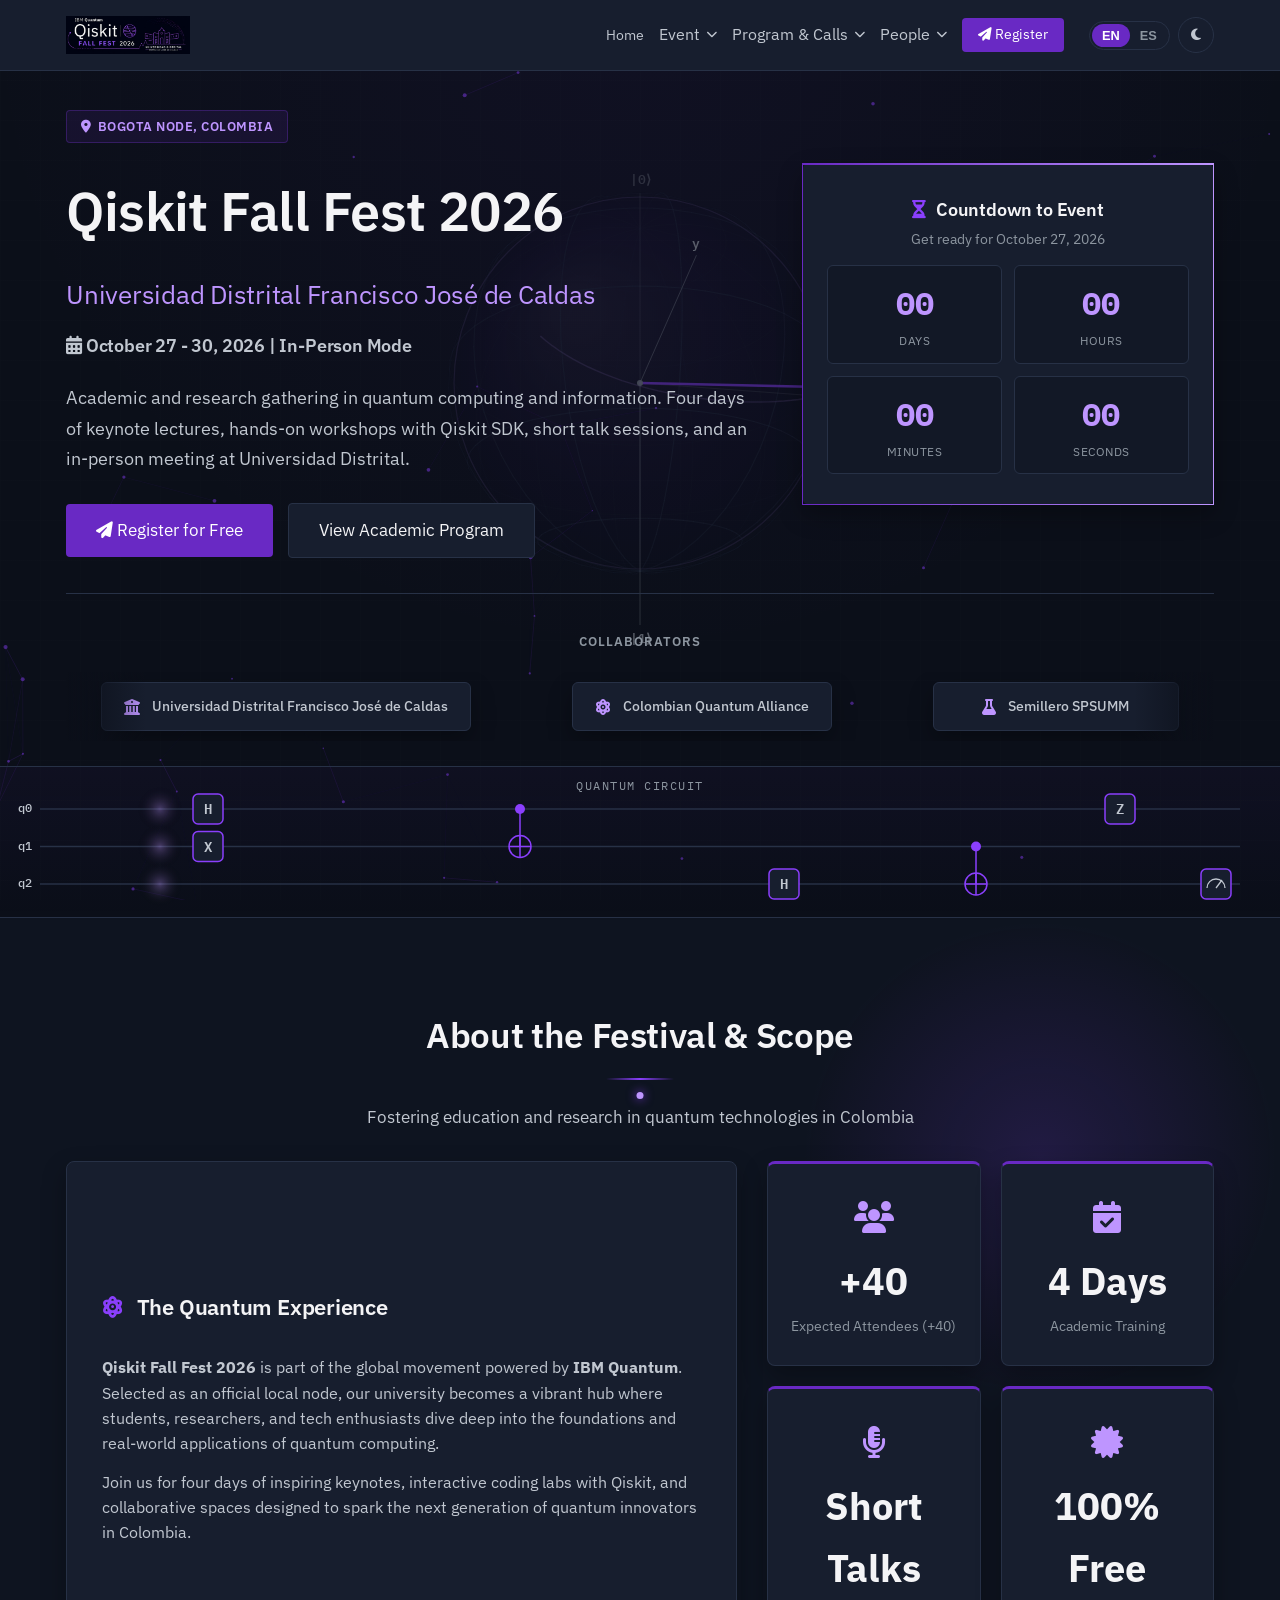
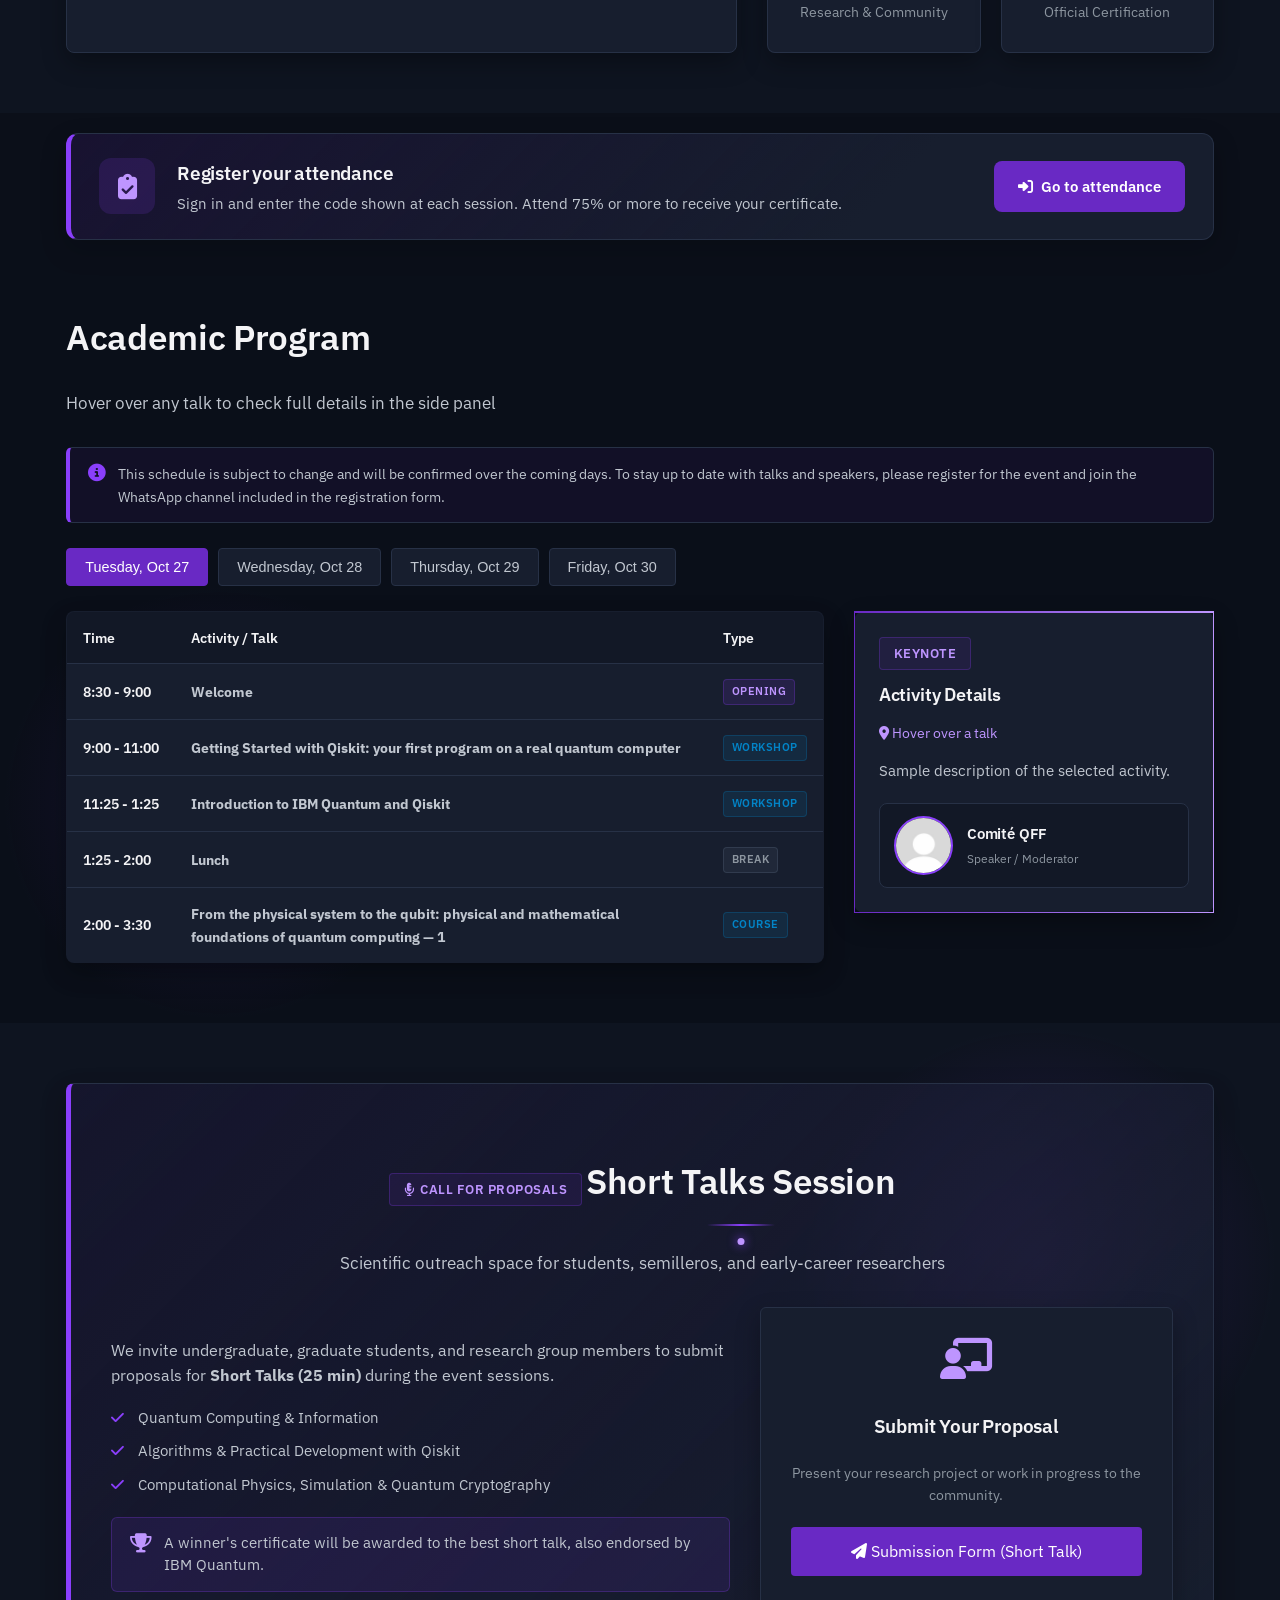
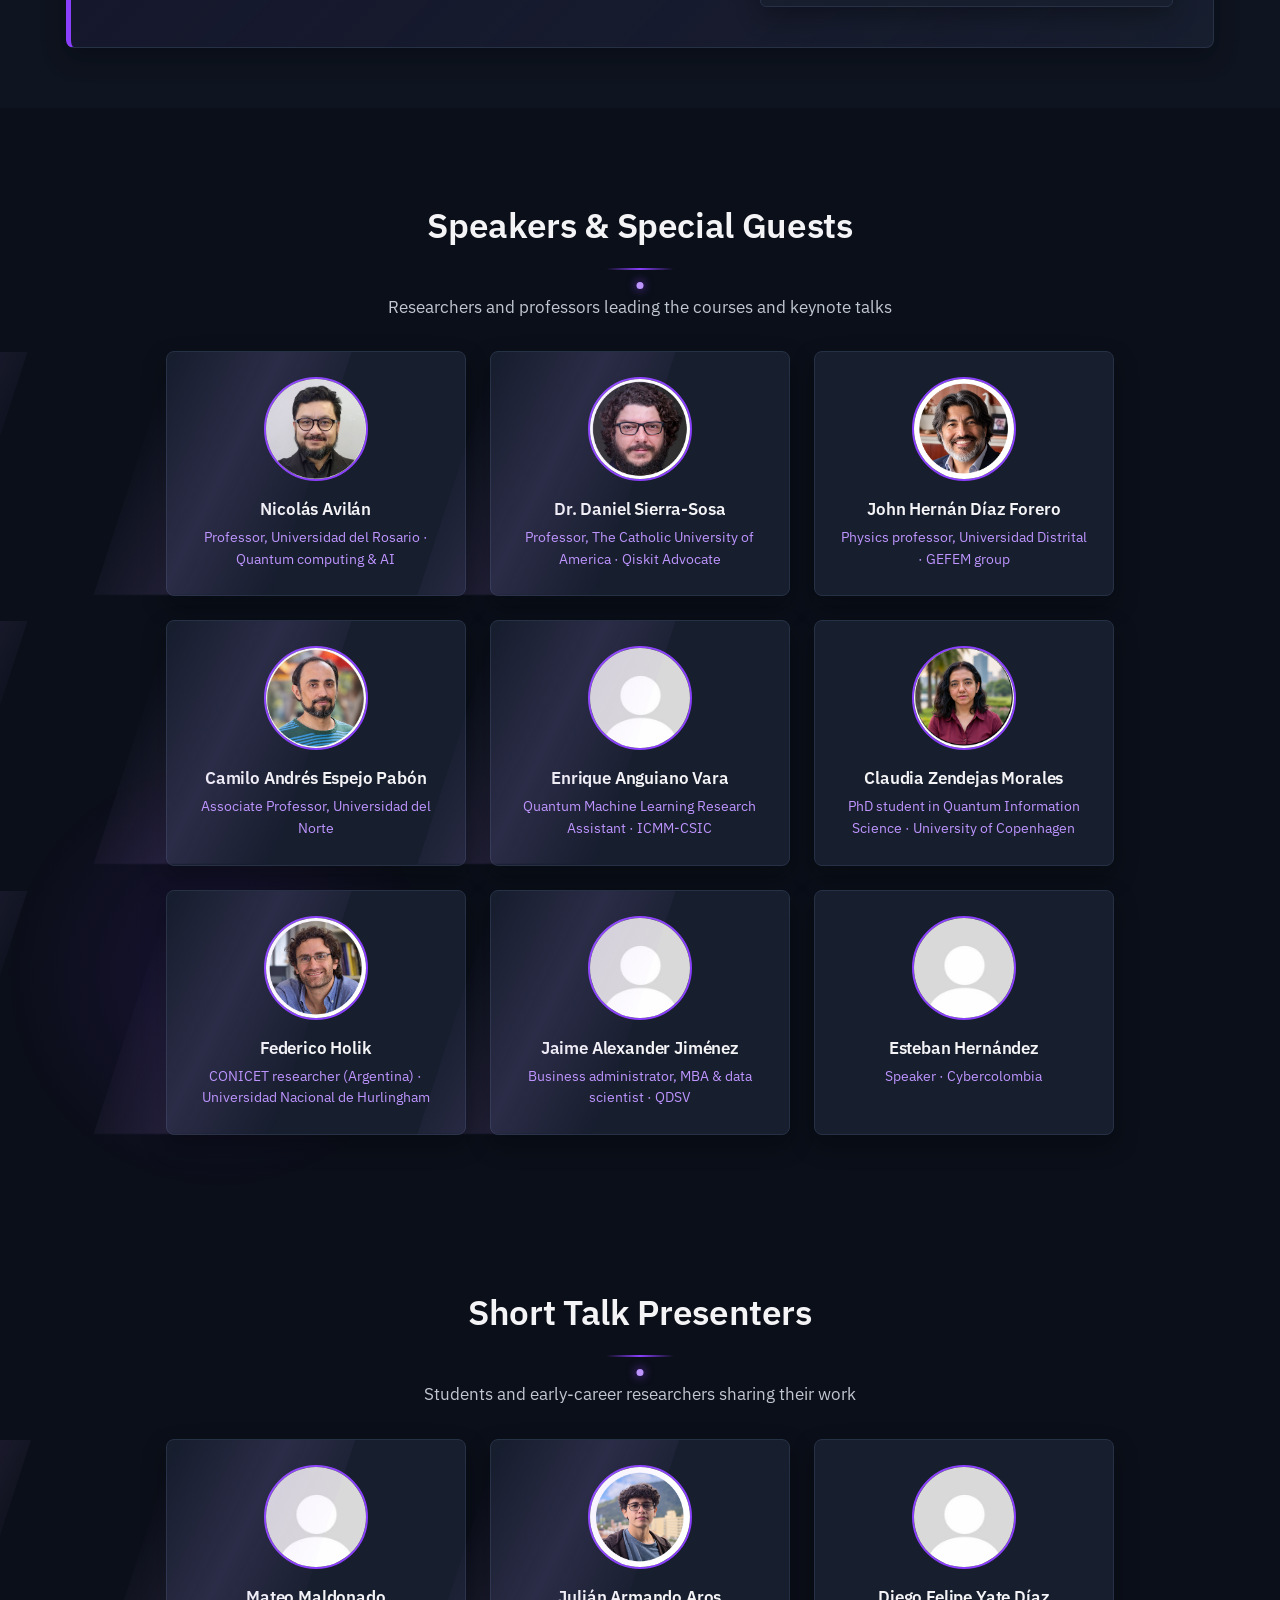
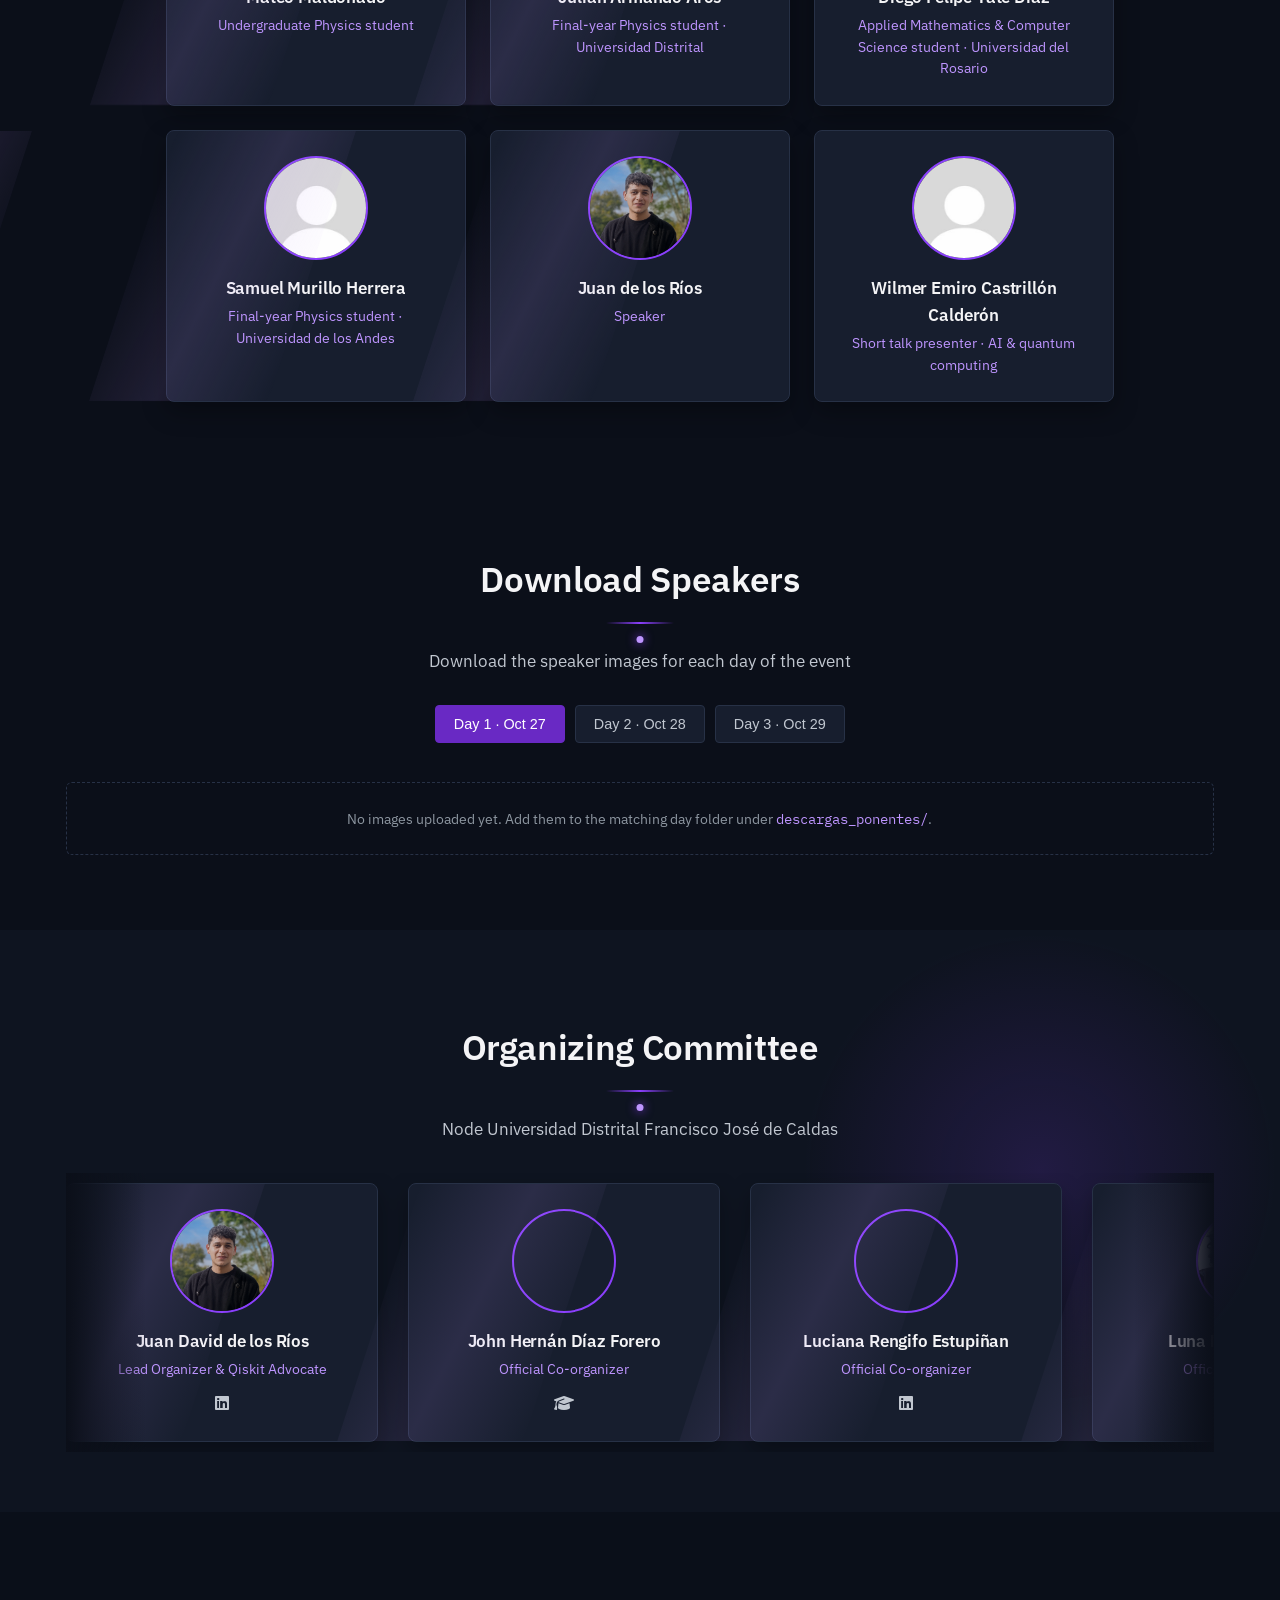
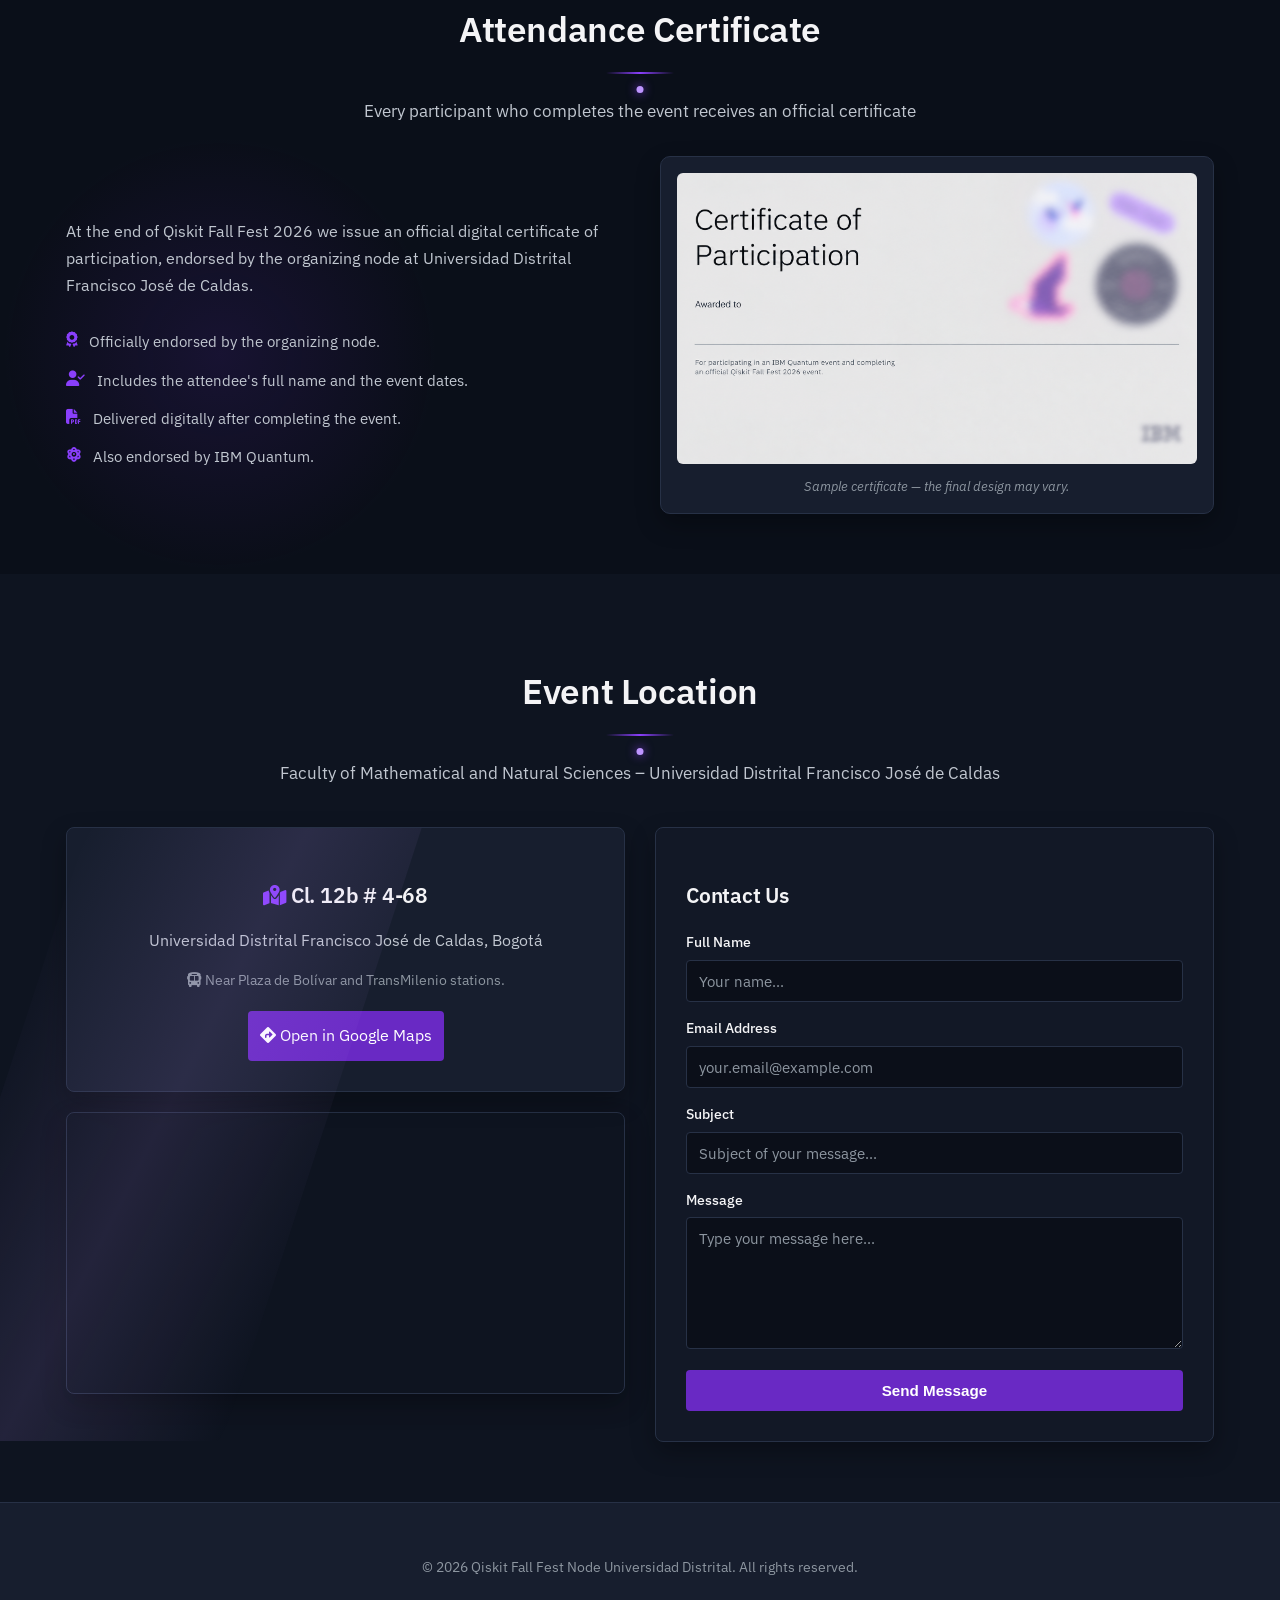
<file: index.html>
<!DOCTYPE html>
<html lang="en">
<head>
    <meta charset="UTF-8">
    <meta name="viewport" content="width=device-width, initial-scale=1.0">
    <title>Qiskit Fall Fest 2026 - Universidad Distrital Francisco José de Caldas</title>
    <meta name="description" content="Qiskit Fall Fest 2026 at Universidad Distrital Francisco José de Caldas. In-person quantum computing event in Bogotá.">

    <!-- Favicon -->
    <link rel="icon" type="image/png" sizes="32x32" href="favicon.PNG">
    <link rel="icon" type="image/png" sizes="192x192" href="favicon.PNG">
    <link rel="apple-touch-icon" href="favicon.PNG">
    <link rel="shortcut icon" href="favicon.PNG">

    <!-- Fonts & Icons -->
    <link rel="preconnect" href="https://fonts.googleapis.com">
    <link rel="preconnect" href="https://fonts.gstatic.com" crossorigin>
    <link href="https://fonts.googleapis.com/css2?family=IBM+Plex+Sans:wght@300;400;500;600;700&family=IBM+Plex+Mono:wght@400;500&display=swap" rel="stylesheet">
    <link rel="stylesheet" href="https://cdnjs.cloudflare.com/ajax/libs/font-awesome/6.4.0/css/all.min.css">

    <!-- Site styles (modular, see assets/css/) -->
    <link rel="stylesheet" href="assets/css/main.css?v=19">
</head>

<body>

    <!-- Fondo ambiental global tipo constelación cuántica
         (Canvas fijo detrás de todo, assets/js/quantum-field.js) -->
    <canvas class="quantum-field" data-quantum-field aria-hidden="true"></canvas>

    <!-- ========================================== -->
    <!-- 1. BARRA DE NAVEGACIÓN -->
    <!-- ========================================== -->

    <nav
        class="navbar"
        id="navbar"
        style="background-color: var(--ibm-card-bg); border-bottom: 1px solid var(--ibm-border); position: fixed; top: 0; left: 0; width: 100%; z-index: 1000;"
    >
        <div
            class="container"
            style="display: flex; justify-content: space-between; align-items: center; height: 70px;"
        >

            <div class="nav-logo">
                <a
                    href="#home"
                    style="display: flex; align-items: center; text-decoration: none;"
                >
                    <img
                        id="dynamicNavLogo"
                        src="Logos/logo_oscuro.png"
                        alt="Qiskit Fall Fest 2026 Logo"
                        class="nav-dynamic-logo"
                        decoding="async"
                        fetchpriority="high"
                    >
                </a>
            </div>

            <div
                class="nav-menu"
                style="display: flex; align-items: center; gap: 15px;"
                id="nav-menu"
            >

                <a
                    href="#home"
                    class="nav-link"
                    data-i18n="nav-home"
                    style="color: var(--text-secondary); text-decoration: none; font-size: 0.9rem;"
                >
                    Home
                </a>

                <div class="nav-item-dropdown">
                    <span class="nav-link dropdown-toggle">
                        <span data-i18n="menu-event">Event</span>
                        <i class="fas fa-chevron-down" style="font-size: 0.7rem;"></i>
                    </span>

                    <div class="dropdown-menu">
                        <a href="#about" class="dropdown-item" data-i18n="nav-about">
                            About Us
                        </a>

                        <a href="#collaborators" class="dropdown-item" data-i18n="nav-collaborators">
                            Collaborators
                        </a>

                        <!-- CORREGIDO -->
                        <a href="#location-contact" class="dropdown-item" data-i18n="nav-location">
                            Location
                        </a>

                        <a href="#certificate" class="dropdown-item" data-i18n="nav-certificate">
                            Certificate
                        </a>

                        <a href="#faq" class="dropdown-item" data-i18n="nav-faq">
                            FAQ
                        </a>
                    </div>
                </div>

                <div class="nav-item-dropdown">
                    <span class="nav-link dropdown-toggle">
                        <span data-i18n="menu-program">Program & Calls</span>
                        <i class="fas fa-chevron-down" style="font-size: 0.7rem;"></i>
                    </span>

                    <div class="dropdown-menu">
                        <a href="#program" class="dropdown-item" data-i18n="nav-program">
                            Academic Program
                        </a>

                        <a href="#cfp" class="dropdown-item" data-i18n="nav-cfp">
                            Short Talks
                        </a>

                        <a href="asistencia.html" class="dropdown-item" data-i18n="nav-attendance">
                            Attendance
                        </a>
                    </div>
                </div>

                <div class="nav-item-dropdown">
                    <span class="nav-link dropdown-toggle">
                        <span data-i18n="menu-people">People</span>
                        <i class="fas fa-chevron-down" style="font-size: 0.7rem;"></i>
                    </span>

                    <div class="dropdown-menu">
                        <a href="#speakers" class="dropdown-item" data-i18n="nav-speakers">
                            Speakers & Mentors
                        </a>

                        <a href="#short-talk-speakers" class="dropdown-item" data-i18n="nav-shorts">
                            Short Talk Presenters
                        </a>

                        <a href="#speaker-downloads" class="dropdown-item" data-i18n="nav-downloads">
                            Download Speakers
                        </a>

                        <a href="#organizers" class="dropdown-item" data-i18n="nav-organizers">
                            Organizing Committee
                        </a>
                    </div>
                </div>

                <!-- FORMULARIO REAL DE REGISTRO -->
                <a
                    href="https://docs.google.com/forms/d/e/1FAIpQLSdIPCCZqMLmc59LAYObOcMxxhM1h4F9Ovhmpxf3Az8NHvDZSg/viewform?usp=preview"
                    target="_blank"
                    rel="noopener noreferrer"
                    class="btn btn-primary"
                    style="padding: 6px 16px; font-size: 0.85rem; background-color: var(--ibm-purple); color: white; text-decoration: none; border-radius: 4px;"
                >
                    <i class="fas fa-paper-plane"></i>
                    <span data-i18n="btn-register-nav">Register</span>
                </a>

                <div class="nav-controls">

                    <div class="lang-switcher">
                        <button
                            class="lang-btn active"
                            id="btn-en"
                            onclick="setLanguage('en')"
                        >
                            EN
                        </button>

                        <button
                            class="lang-btn"
                            id="btn-es"
                            onclick="setLanguage('es')"
                        >
                            ES
                        </button>
                    </div>

                    <div class="theme-switcher">
                        <button
                            class="theme-btn"
                            id="themeToggleBtn"
                            onclick="toggleTheme()"
                            aria-label="Toggle theme"
                        >
                            <i class="fas fa-moon" id="themeIcon"></i>
                        </button>
                    </div>

                </div>
            </div>
        </div>
    </nav>

    <!-- ========================================== -->
    <!-- 2. HERO -->
    <!-- ========================================== -->

    <section id="home" class="hero-section-wrapper">

        <!-- Esfera de Bloch como fondo del hero, detrás del título
             (Canvas, assets/js/bloch-sphere.js) -->
        <canvas
            class="bloch-bg"
            data-bloch-sphere
            aria-hidden="true"
        ></canvas>

        <div class="container">

            <div class="hero-grid">

                <div>

                    <span class="call-badge">
                        <i class="fas fa-map-marker-alt"></i>
                        <span data-i18n="hero-node">
                            Bogota Node, Colombia
                        </span>
                    </span>

                    <h1
                        class="hero-title"
                        style="font-size: 3.4rem; margin-top: 12px; margin-bottom: 12px;"
                    >
                        Qiskit Fall Fest 2026
                    </h1>

                    <h2
                        class="hero-subtitle"
                        style="font-size: 1.6rem; color: var(--ibm-soft-purple); font-weight: 400; margin-bottom: 12px;"
                    >
                        Universidad Distrital Francisco José de Caldas
                    </h2>

                    <h2
                        class="hero-date"
                        style="font-size: 1.15rem; color: var(--text-secondary); margin-bottom: 22px;"
                    >
                        <i class="fas fa-calendar-alt"></i>
                        <span data-i18n="hero-date">
                            October 27 - 30, 2026 | In-Person Mode
                        </span>
                    </h2>

                    <p
                        class="hero-description"
                        style="font-size: 1.1rem; color: var(--text-secondary); margin-bottom: 28px; line-height: 1.75;"
                        data-i18n="hero-desc"
                    >
                        Academic and research gathering in quantum computing and information.
                        Four days of keynote lectures, hands-on workshops with Qiskit SDK,
                        short talk sessions, and an in-person meeting at Universidad Distrital.
                    </p>

                    <div
                        class="hero-buttons"
                        style="display: flex; gap: 15px; align-items: center;"
                    >

                        <!-- FORMULARIO REAL DE REGISTRO -->
                        <a
                            href="https://docs.google.com/forms/d/e/1FAIpQLSdIPCCZqMLmc59LAYObOcMxxhM1h4F9Ovhmpxf3Az8NHvDZSg/viewform?usp=preview"
                            target="_blank"
                            rel="noopener noreferrer"
                            class="btn btn-primary"
                            style="padding: 13px 30px; font-size: 1.05rem; background: var(--ibm-purple); color: white; text-decoration: none; border-radius: 4px;"
                        >
                            <i class="fas fa-paper-plane"></i>
                            <span data-i18n="btn-register">
                                Register for Free
                            </span>
                        </a>

                        <a
                            href="#program"
                            class="btn btn-secondary"
                            style="padding: 13px 30px; font-size: 1.05rem; background: var(--ibm-card-bg); color: var(--text-primary); border: 1px solid var(--ibm-border); text-decoration: none; border-radius: 4px;"
                            data-i18n="btn-program"
                        >
                            View Academic Program
                        </a>

                    </div>

                </div>

                <div>

                    <div class="hero-countdown-card">

                        <h3
                            style="color: var(--text-primary); font-size: 1.15rem; margin: 0 0 4px 0;"
                        >
                            <i
                                class="fas fa-hourglass-half"
                                style="color: var(--ibm-light-purple); margin-right: 6px;"
                            ></i>

                            <span data-i18n="cd-title">
                                Countdown to Event
                            </span>
                        </h3>

                        <p
                            style="color: var(--text-muted); font-size: 0.85rem; margin: 0;"
                            data-i18n="cd-subtitle"
                        >
                            Get ready for October 27, 2026
                        </p>

                        <div class="hero-countdown-grid">

                            <div class="time-box">
                                <span id="cd-days">00</span>
                                <p data-i18n="cd-days">Days</p>
                            </div>

                            <div class="time-box">
                                <span id="cd-hours">00</span>
                                <p data-i18n="cd-hours">Hours</p>
                            </div>

                            <div class="time-box">
                                <span id="cd-minutes">00</span>
                                <p data-i18n="cd-minutes">Minutes</p>
                            </div>

                            <div class="time-box">
                                <span id="cd-seconds">00</span>
                                <p data-i18n="cd-seconds">Seconds</p>
                            </div>

                        </div>
                    </div>
                </div>
            </div>

            <!-- ========================================== -->
            <!-- COLABORADORES -->
            <!-- ========================================== -->

            <div
                id="collaborators"
                style="margin-top: 30px; padding-top: 25px; border-top: 1px solid var(--ibm-border);"
            >

                <h3
                    style="text-align: center; color: var(--text-muted); font-size: 0.8rem; text-transform: uppercase; letter-spacing: 1px; font-weight: 600; margin-bottom: 20px;"
                    data-i18n="collab-heading"
                >
                    Collaborators
                </h3>

                <!-- Marquee: el segundo track es un clon aria-hidden para el
                     scroll infinito. Para añadir un colaborador, edita AMBOS
                     tracks (o regenera desde la lista en el script). -->
                <div class="marquee-container">

                    <div class="marquee-track">

                        <div class="collab-card">
                            <i class="fas fa-university" style="color: var(--ibm-soft-purple);"></i>
                            <span class="collab-name">Universidad Distrital Francisco José de Caldas</span>
                        </div>

                        <div class="collab-card">
                            <i class="fas fa-atom" style="color: var(--ibm-soft-purple);"></i>
                            <span class="collab-name">Colombian Quantum Alliance</span>
                        </div>

                        <div class="collab-card">
                            <i class="fas fa-flask" style="color: var(--ibm-soft-purple);"></i>
                            <span class="collab-name">Semillero SPSUMM</span>
                        </div>

                    </div>

                    <div class="marquee-track" aria-hidden="true">

                        <div class="collab-card">
                            <i class="fas fa-university" style="color: var(--ibm-soft-purple);"></i>
                            <span class="collab-name">Universidad Distrital Francisco José de Caldas</span>
                        </div>

                        <div class="collab-card">
                            <i class="fas fa-atom" style="color: var(--ibm-soft-purple);"></i>
                            <span class="collab-name">Colombian Quantum Alliance</span>
                        </div>

                        <div class="collab-card">
                            <i class="fas fa-flask" style="color: var(--ibm-soft-purple);"></i>
                            <span class="collab-name">Semillero SPSUMM</span>
                        </div>

                    </div>

                </div>
            </div>
        </div>
    </section>

    <!-- ========================================== -->
    <!-- BANDA: CIRCUITO CUÁNTICO ANIMADO -->
    <!-- ========================================== -->

    <div class="circuit-band" aria-hidden="true">
        <span class="circuit-label" data-i18n="circuit-label">Quantum Circuit</span>
        <canvas class="circuit-canvas" data-quantum-circuit></canvas>
    </div>

    <!-- ========================================== -->
    <!-- 3. SOBRE EL EVENTO -->
    <!-- ========================================== -->

    <section
        id="about"
        class="about"
        style="padding: 60px 0;"
    >

        <div class="container">

            <div class="section-header reveal">

                <h2
                    class="section-title"
                    data-i18n="about-title"
                >
                    About the Festival & Scope
                </h2>

                <p
                    class="section-subtitle"
                    data-i18n="about-subtitle"
                >
                    Fostering education and research in quantum technologies in Colombia
                </p>

            </div>

            <div
                class="two-col-grid reveal"
                style="align-items: center;"
            >

                <div
                    class="event-card"
                    style="padding: 35px; height: 100%; box-sizing: border-box; display: flex; flex-direction: column; justify-content: center;"
                >

                    <h3
                        style="color: var(--text-primary); margin-bottom: 15px; font-size: 1.35rem;"
                    >
                        <i
                            class="fas fa-atom"
                            style="color: var(--ibm-light-purple); margin-right: 8px;"
                        ></i>

                        <span data-i18n="about-framework-head">
                            The Quantum Experience
                        </span>
                    </h3>

                    <p
                        style="margin-bottom: 14px; color: var(--text-secondary); font-size: 0.98rem;"
                        data-i18n="about-p1"
                    >
                        <strong>Qiskit Fall Fest 2026</strong> is part of the global movement
                        powered by <strong>IBM Quantum</strong>. Selected as an official local
                        node, our university becomes a vibrant hub where students, researchers,
                        and tech enthusiasts dive deep into the foundations and real-world
                        applications of quantum computing.
                    </p>

                    <p
                        style="color: var(--text-secondary); font-size: 0.98rem; margin: 0;"
                        data-i18n="about-p2"
                    >
                        Join us for four days of inspiring keynotes, interactive coding labs
                        with Qiskit, and collaborative spaces designed to spark the next
                        generation of quantum innovators in Colombia.
                    </p>

                </div>

                <div>

                    <div class="impact-mini-grid reveal">

                        <div class="event-card impact-card">
                            <div class="impact-icon">
                                <i class="fas fa-users"></i>
                            </div>

                            <div class="impact-number">
                                <span data-count="40" data-prefix="+">+40</span>
                            </div>

                            <div
                                class="impact-label"
                                data-i18n="impact-attendees"
                            >
                                Expected Attendees (+40)
                            </div>
                        </div>

                        <div class="event-card impact-card">
                            <div class="impact-icon">
                                <i class="fas fa-calendar-check"></i>
                            </div>

                            <div class="impact-number">
                                <span data-count="4">4</span> <span data-i18n="impact-days-unit">Days</span>
                            </div>

                            <div
                                class="impact-label"
                                data-i18n="impact-training"
                            >
                                Academic Training
                            </div>
                        </div>

                        <div class="event-card impact-card">
                            <div class="impact-icon">
                                <i class="fas fa-microphone-alt"></i>
                            </div>

                            <div class="impact-number">
                                Short Talks
                            </div>

                            <div
                                class="impact-label"
                                data-i18n="impact-challenge"
                            >
                                Research & Community
                            </div>
                        </div>

                        <div class="event-card impact-card">
                            <div class="impact-icon">
                                <i class="fas fa-certificate"></i>
                            </div>

                            <div class="impact-number">
                                100% Free
                            </div>

                            <div
                                class="impact-label"
                                data-i18n="impact-cert"
                            >
                                Official Certification
                            </div>
                        </div>

                    </div>
                </div>
            </div>
        </div>
    </section>

    <!-- ========================================== -->
    <!-- BANNER: REGISTRO DE ASISTENCIA -->
    <!-- ========================================== -->

    <section id="attendance-cta" style="padding: 20px 0 0 0;">
        <div class="container">
            <div class="attendance-banner reveal">
                <div class="attendance-banner-icon">
                    <i class="fas fa-clipboard-check"></i>
                </div>
                <div class="attendance-banner-text">
                    <h3 data-i18n="att-banner-title">Register your attendance</h3>
                    <p data-i18n="att-banner-desc">
                        Sign in and enter the code shown at each session.
                        Attend 75% or more to receive your certificate.
                    </p>
                </div>
                <a href="asistencia.html" class="attendance-banner-btn">
                    <i class="fas fa-right-to-bracket"></i>
                    <span data-i18n="att-banner-btn">Go to attendance</span>
                </a>
            </div>
        </div>
    </section>

    <!-- ========================================== -->
    <!-- 4. PROGRAMA ACADÉMICO -->
    <!-- ========================================== -->

    <section
        id="program"
        class="events"
        style="padding: 40px 0 60px 0;"
    >

        <div class="container">

            <div style="margin-bottom: 30px;">

                <h2
                    class="section-title"
                    style="text-align: left;"
                    data-i18n="program-title"
                >
                    Academic Program
                </h2>

                <p
                    class="section-subtitle"
                    style="text-align: left;"
                    data-i18n="program-subtitle"
                >
                    Hover over any talk to check full details in the side panel
                </p>

            </div>

            <!-- Aviso: el programa está sujeto a cambios -->
            <div class="schedule-notice">
                <i class="fas fa-info-circle"></i>
                <p data-i18n="program-notice">
                    This schedule is subject to change and will be confirmed over the
                    coming days. To stay up to date with talks and speakers, please
                    register for the event and join the WhatsApp channel included in the
                    registration form.
                </p>
            </div>

            <!-- DÍAS -->

            <div
                class="schedule-tabs"
                style="display: flex; justify-content: flex-start; gap: 10px; margin-bottom: 25px; flex-wrap: wrap;"
            >

                <button
                    class="tab-btn active"
                    id="btnDay1"
                    onclick="switchDayTable('day1', this)"
                    data-i18n="day-1"
                >
                    Tuesday, Oct 27
                </button>

                <button
                    class="tab-btn"
                    id="btnDay2"
                    onclick="switchDayTable('day2', this)"
                    data-i18n="day-2"
                >
                    Wednesday, Oct 28
                </button>

                <button
                    class="tab-btn"
                    id="btnDay3"
                    onclick="switchDayTable('day3', this)"
                    data-i18n="day-3"
                >
                    Thursday, Oct 29
                </button>

                <button
                    class="tab-btn"
                    id="btnDay4"
                    onclick="switchDayTable('day4', this)"
                    data-i18n="day-4"
                >
                    Friday, Oct 30
                </button>

            </div>

            <!--
                ====================================================================
                CÓMO EDITAR EL CRONOGRAMA
                ====================================================================
                Hay 4 días: #table-day1 ... #table-day4. Solo el día activo se
                muestra; los botones de arriba (switchDayTable) alternan entre ellos.

                Cada fila de la tabla sigue SIEMPRE este patrón:

                  <tr class="schedule-row"
                      onmouseenter="showSideDetails('DESC', 'TAG', 'HORA', 'LUGAR', 'PONENTE', 'FOTO')">
                      <td>HORA</td>
                      <td><strong data-i18n="CLAVE-ACTIVIDAD">Actividad</strong></td>
                      <td><span class="event-tag TAG-CLASE" data-i18n="CLAVE-TAG">Tipo</span></td>
                  </tr>

                - HORA .............. texto libre, p. ej. "10:10 - 11:30"
                - CLAVE-ACTIVIDAD ... clave de traducción en assets/js/i18n.js (act-*)
                - TAG-CLASE ......... color del tag: tag-keynote | tag-workshop | tag-talk | tag-break
                - CLAVE-TAG ........ clave de traducción del tipo (tag-*)
                - showSideDetails(...) rellena el panel lateral al pasar el cursor:
                    DESC    -> clave de descripción (i18n)
                    TAG     -> clave del badge (i18n)
                    LUGAR   -> clave de ubicación (i18n), p. ej. loc-aud
                    PONENTE -> nombre (texto libre)
                    FOTO    -> ruta de la foto, p. ej. 'speakers/nombre.jpg'

                Para añadir texto nuevo, agrega la clave en AMBOS idiomas (en/es)
                dentro de assets/js/i18n.js.
                ====================================================================
            -->

            <div class="program-layout">

                <div>

                    <!-- DÍA 1 -->

                    <div
                        id="table-day1"
                        class="day-table-container"
                    >

                        <table class="schedule-table">

                            <thead>
                                <tr>
                                    <th data-i18n="th-time">Time</th>
                                    <th data-i18n="th-activity">Activity / Talk</th>
                                    <th data-i18n="th-type">Type</th>
                                </tr>
                            </thead>

                            <tbody>

                                <tr
                                    class="schedule-row"
                                    onmouseenter="showSideDetails('desc-welcome', 'tag-open', '8:30 - 9:00', 'loc-azul', 'Equipo QFF', 'Logos/logo_claro.png')"
                                >
                                    <td>8:30 - 9:00</td>
                                    <td><strong data-i18n="act-welcome">Welcome</strong></td>
                                    <td><span class="event-tag tag-keynote" data-i18n="tag-open">Opening</span></td>
                                </tr>

                                <tr
                                    class="schedule-row"
                                    onmouseenter="showSideDetails('desc-d1-nicolas', 'tag-work', '9:00 - 11:00', 'loc-sistemas', 'Nicolás Avilán', 'img_ponentes/Nicolas.png')"
                                >
                                    <td>9:00 - 11:00</td>
                                    <td><strong data-i18n="act-d1-nicolas">Getting Started with Qiskit</strong></td>
                                    <td><span class="event-tag tag-workshop" data-i18n="tag-work">Workshop</span></td>
                                </tr>

                                <tr
                                    class="schedule-row"
                                    onmouseenter="showSideDetails('desc-d1-daniel', 'tag-work', '11:25 - 1:25', 'loc-206', 'Daniel Sierra', 'img_ponentes/daniel_sierra.png')"
                                >
                                    <td>11:25 - 1:25</td>
                                    <td><strong data-i18n="act-d1-daniel">Introduction to IBM Quantum and Qiskit</strong></td>
                                    <td><span class="event-tag tag-workshop" data-i18n="tag-work">Workshop</span></td>
                                </tr>

                                <tr
                                    class="schedule-row"
                                    onmouseenter="showSideDetails('desc-lunch', 'tag-break', '1:25 - 2:00', 'loc-na', 'Comité QFF', 'Org_team/ejemplo.jpg')"
                                >
                                    <td>1:25 - 2:00</td>
                                    <td><strong data-i18n="act-lunch">Lunch</strong></td>
                                    <td><span class="event-tag tag-break" data-i18n="tag-break">Break</span></td>
                                </tr>

                                <tr
                                    class="schedule-row"
                                    onmouseenter="showSideDetails('desc-d1-john', 'tag-course', '2:00 - 3:30', 'loc-azul', 'John Hernán Díaz Forero', 'img_ponentes/john.png')"
                                >
                                    <td>2:00 - 3:30</td>
                                    <td><strong data-i18n="act-d1-john">From the physical system to the qubit — 1</strong></td>
                                    <td><span class="event-tag tag-workshop" data-i18n="tag-course">Course</span></td>
                                </tr>

                            </tbody>
                        </table>
                    </div>

                    <!-- DÍA 2 -->

                    <div
                        id="table-day2"
                        class="day-table-container"
                        style="display: none;"
                    >

                        <table class="schedule-table">

                            <thead>
                                <tr>
                                    <th data-i18n="th-time">Time</th>
                                    <th data-i18n="th-activity">Activity / Talk</th>
                                    <th data-i18n="th-type">Type</th>
                                </tr>
                            </thead>

                            <tbody>

                                <tr class="schedule-row"
                                    onmouseenter="showSideDetails('desc-d2-camilo', 'tag-key', '10:00 - 11:30', 'loc-azul', 'Camilo Andrés Espejo Pabón', 'img_ponentes/camilo.png')">
                                    <td>10:00 - 11:30</td>
                                    <td><strong data-i18n="act-d2-camilo">From quantum phenomena to quantum information</strong></td>
                                    <td><span class="event-tag tag-keynote" data-i18n="tag-key">Keynote</span></td>
                                </tr>

                                <tr class="schedule-row"
                                    onmouseenter="showSideDetails('desc-inter', 'tag-inter', '11:30 - 11:35', 'loc-na', 'Comité QFF', 'Org_team/ejemplo.jpg')">
                                    <td>11:30 - 11:35</td>
                                    <td><strong data-i18n="act-inter">Networking break</strong></td>
                                    <td><span class="event-tag tag-break" data-i18n="tag-inter">Break</span></td>
                                </tr>

                                <tr class="schedule-row"
                                    onmouseenter="showSideDetails('desc-d2-enrique', 'tag-key', '11:35 - 12:55', 'loc-205', 'Enrique Anguiano Vara', 'Org_team/ejemplo.jpg')">
                                    <td>11:35 - 12:55</td>
                                    <td><strong data-i18n="act-d2-enrique">Quantum Algorithms for Quantum Chemistry</strong></td>
                                    <td><span class="event-tag tag-keynote" data-i18n="tag-key">Keynote</span></td>
                                </tr>

                                <tr class="schedule-row"
                                    onmouseenter="showSideDetails('desc-lunch', 'tag-break', '12:55 - 2:00', 'loc-na', 'Comité QFF', 'Org_team/ejemplo.jpg')">
                                    <td>12:55 - 2:00</td>
                                    <td><strong data-i18n="act-lunch">Lunch</strong></td>
                                    <td><span class="event-tag tag-break" data-i18n="tag-break">Break</span></td>
                                </tr>

                                <tr class="schedule-row"
                                    onmouseenter="showSideDetails('desc-d2-john', 'tag-course', '2:00 - 3:30', 'loc-azul', 'John Hernán Díaz Forero', 'img_ponentes/john.png')">
                                    <td>2:00 - 3:30</td>
                                    <td><strong data-i18n="act-d2-john">From the physical system to the qubit — 2</strong></td>
                                    <td><span class="event-tag tag-workshop" data-i18n="tag-course">Course</span></td>
                                </tr>

                                <tr class="schedule-row"
                                    onmouseenter="showSideDetails('desc-d2-mateo', 'tag-short', '3:30 - 3:55', 'loc-azul', 'Mateo Maldonado', 'Org_team/mateo.png')">
                                    <td>3:30 - 3:55</td>
                                    <td><strong data-i18n="act-d2-mateo">Quantum brachistochrone</strong></td>
                                    <td><span class="event-tag tag-talk" data-i18n="tag-short">Short Talk</span></td>
                                </tr>

                            </tbody>
                        </table>
                    </div>

                    <!-- DÍA 3 -->

                    <div
                        id="table-day3"
                        class="day-table-container"
                        style="display: none;"
                    >

                        <table class="schedule-table">

                            <thead>
                                <tr>
                                    <th data-i18n="th-time">Time</th>
                                    <th data-i18n="th-activity">Activity / Talk</th>
                                    <th data-i18n="th-type">Type</th>
                                </tr>
                            </thead>

                            <tbody>

                                <tr class="schedule-row"
                                    onmouseenter="showSideDetails('desc-d3-claudia', 'tag-key', '10:00 - 11:20', 'loc-azul', 'Claudia Zendejas Morales', 'img_ponentes/claudia.png')">
                                    <td>10:00 - 11:20</td>
                                    <td><strong data-i18n="act-d3-claudia">Non-local quantum games for financial decisions</strong></td>
                                    <td><span class="event-tag tag-keynote" data-i18n="tag-key">Keynote</span></td>
                                </tr>

                                <tr class="schedule-row"
                                    onmouseenter="showSideDetails('desc-inter', 'tag-inter', '11:20 - 11:25', 'loc-na', 'Comité QFF', 'Org_team/ejemplo.jpg')">
                                    <td>11:20 - 11:25</td>
                                    <td><strong data-i18n="act-inter">Networking break</strong></td>
                                    <td><span class="event-tag tag-break" data-i18n="tag-inter">Break</span></td>
                                </tr>

                                <tr class="schedule-row"
                                    onmouseenter="showSideDetails('desc-d3-federico', 'tag-key', '11:25 - 12:45', 'loc-azul', 'Federico Holik', 'img_ponentes/federico.png')">
                                    <td>11:25 - 12:45</td>
                                    <td><strong data-i18n="act-d3-federico">Benchmarking quantum computers via nonlocality</strong></td>
                                    <td><span class="event-tag tag-keynote" data-i18n="tag-key">Keynote</span></td>
                                </tr>

                                <tr class="schedule-row"
                                    onmouseenter="showSideDetails('desc-lunch', 'tag-break', '12:45 - 2:05', 'loc-na', 'Comité QFF', 'Org_team/ejemplo.jpg')">
                                    <td>12:45 - 2:05</td>
                                    <td><strong data-i18n="act-lunch">Lunch</strong></td>
                                    <td><span class="event-tag tag-break" data-i18n="tag-break">Break</span></td>
                                </tr>

                                <tr class="schedule-row"
                                    onmouseenter="showSideDetails('desc-d3-juan', 'tag-short', '2:10 - 2:35', 'loc-azul', 'Juan de los Ríos', 'Org_team/Juan.png')">
                                    <td>2:10 - 2:35</td>
                                    <td><strong data-i18n="act-d3-juan">Quantum Random Walks as a Model of Quantum Computation</strong></td>
                                    <td><span class="event-tag tag-talk" data-i18n="tag-short">Short Talk</span></td>
                                </tr>

                                <tr class="schedule-row"
                                    onmouseenter="showSideDetails('desc-d3-julian', 'tag-short', '2:40 - 3:05', 'loc-azul', 'Julián Aros', 'img_ponentes/julian_aros.png')">
                                    <td>2:40 - 3:05</td>
                                    <td><strong data-i18n="act-d3-julian">Kagome lattice ground-state energy via VQE</strong></td>
                                    <td><span class="event-tag tag-talk" data-i18n="tag-short">Short Talk</span></td>
                                </tr>

                                <tr class="schedule-row"
                                    onmouseenter="showSideDetails('desc-d3-wilmer', 'tag-short', '3:10 - 3:35', 'loc-azul', 'Wilmer Emiro Castrillón Calderón', 'speakers/ejemplo.jpg')">
                                    <td>3:10 - 3:35</td>
                                    <td><strong data-i18n="act-d3-wilmer">Sales prediction with AI and quantum computing</strong></td>
                                    <td><span class="event-tag tag-talk" data-i18n="tag-short">Short Talk</span></td>
                                </tr>

                            </tbody>
                        </table>
                    </div>

                    <!-- DÍA 4 -->

                    <div
                        id="table-day4"
                        class="day-table-container"
                        style="display: none;"
                    >

                        <table class="schedule-table">

                            <thead>
                                <tr>
                                    <th data-i18n="th-time">Time</th>
                                    <th data-i18n="th-activity">Activity / Talk</th>
                                    <th data-i18n="th-type">Type</th>
                                </tr>
                            </thead>

                            <tbody>

                                <tr class="schedule-row"
                                    onmouseenter="showSideDetails('desc-d4-esteban1', 'tag-key', '10:00 - 11:20', 'loc-azul', 'Esteban Hernández', 'Org_team/ejemplo.jpg')">
                                    <td>10:00 - 11:20</td>
                                    <td><strong data-i18n="act-d4-esteban1">Keynote</strong></td>
                                    <td><span class="event-tag tag-keynote" data-i18n="tag-key">Keynote</span></td>
                                </tr>

                                <tr class="schedule-row"
                                    onmouseenter="showSideDetails('desc-inter', 'tag-inter', '11:20 - 11:25', 'loc-na', 'Comité QFF', 'Org_team/ejemplo.jpg')">
                                    <td>11:20 - 11:25</td>
                                    <td><strong data-i18n="act-inter">Networking break</strong></td>
                                    <td><span class="event-tag tag-break" data-i18n="tag-inter">Break</span></td>
                                </tr>

                                <tr class="schedule-row"
                                    onmouseenter="showSideDetails('desc-d4-esteban2', 'tag-key', '11:25 - 12:05', 'loc-azul', 'Esteban Hernández', 'Org_team/ejemplo.jpg')">
                                    <td>11:25 - 12:05</td>
                                    <td><strong data-i18n="act-d4-esteban2">Cybercolombia</strong></td>
                                    <td><span class="event-tag tag-keynote" data-i18n="tag-key">Keynote</span></td>
                                </tr>

                                <tr class="schedule-row"
                                    onmouseenter="showSideDetails('desc-lunch', 'tag-break', '12:05 - 1:25', 'loc-na', 'Comité QFF', 'Org_team/ejemplo.jpg')">
                                    <td>12:05 - 1:25</td>
                                    <td><strong data-i18n="act-lunch">Lunch</strong></td>
                                    <td><span class="event-tag tag-break" data-i18n="tag-break">Break</span></td>
                                </tr>

                                <tr class="schedule-row"
                                    onmouseenter="showSideDetails('desc-d4-jaime', 'tag-key', '1:25 - 2:45', 'loc-azul', 'Jaime Alexander Jiménez', 'Org_team/ejemplo.jpg')">
                                    <td>1:25 - 2:45</td>
                                    <td><strong data-i18n="act-d4-jaime">QDSV: From the problem to quantum execution</strong></td>
                                    <td><span class="event-tag tag-keynote" data-i18n="tag-key">Keynote</span></td>
                                </tr>

                                <tr class="schedule-row"
                                    onmouseenter="showSideDetails('desc-inter', 'tag-inter', '2:45 - 2:50', 'loc-na', 'Comité QFF', 'Org_team/ejemplo.jpg')">
                                    <td>2:45 - 2:50</td>
                                    <td><strong data-i18n="act-inter">Networking break</strong></td>
                                    <td><span class="event-tag tag-break" data-i18n="tag-inter">Break</span></td>
                                </tr>

                                <tr class="schedule-row"
                                    onmouseenter="showSideDetails('desc-d4-diego', 'tag-short', '2:50 - 3:15', 'loc-azul', 'Diego Felipe Yate Díaz', 'Org_team/ejemplo.jpg')">
                                    <td>2:50 - 3:15</td>
                                    <td><strong data-i18n="act-d4-diego">Quantum error correction: topological codes</strong></td>
                                    <td><span class="event-tag tag-talk" data-i18n="tag-short">Short Talk</span></td>
                                </tr>

                                <tr class="schedule-row"
                                    onmouseenter="showSideDetails('desc-d4-samuel', 'tag-short', '3:15 - 3:40', 'loc-azul', 'Samuel Murillo Herrera', 'Org_team/ejemplo.jpg')">
                                    <td>3:15 - 3:40</td>
                                    <td><strong data-i18n="act-d4-samuel">Quantum Simulation of Neutrino Flavor Oscillations</strong></td>
                                    <td><span class="event-tag tag-talk" data-i18n="tag-short">Short Talk</span></td>
                                </tr>

                                <tr class="schedule-row"
                                    onmouseenter="showSideDetails('desc-break', 'tag-break', '3:40 - 3:55', 'loc-na', 'Comité QFF', 'Org_team/ejemplo.jpg')">
                                    <td>3:40 - 3:55</td>
                                    <td><strong data-i18n="act-break">Break</strong></td>
                                    <td><span class="event-tag tag-break" data-i18n="tag-break">Break</span></td>
                                </tr>

                                <tr class="schedule-row"
                                    onmouseenter="showSideDetails('desc-d4-clausura', 'tag-closing', '3:55 - 4:20', 'loc-azul', 'Equipo QFF', 'Logos/logo_claro.png')">
                                    <td>3:55 - 4:20</td>
                                    <td><strong data-i18n="act-d4-clausura">Closing — Awards & Certificates</strong></td>
                                    <td><span class="event-tag tag-keynote" data-i18n="tag-closing">Closing</span></td>
                                </tr>

                            </tbody>
                        </table>
                    </div>

                </div>

                <!-- PANEL LATERAL -->

                <div>

                    <div class="side-detail-panel">

                        <span
                            id="sideBadge"
                            class="call-badge"
                            style="margin-bottom: 10px;"
                        >
                            Keynote
                        </span>

                        <h3
                            id="sideTitle"
                            style="margin: 0 0 8px 0; font-size: 1.15rem; color: var(--text-primary);"
                            data-i18n="side-title"
                        >
                            Activity Details
                        </h3>

                        <p
                            id="sideLocation"
                            style="color: var(--ibm-soft-purple); font-size: 0.85rem; margin-bottom: 14px;"
                        >
                            <i class="fas fa-map-marker-alt"></i>
                            <span data-i18n="side-hover-hint">
                                Hover over a talk
                            </span>
                        </p>

                        <p
                            id="sideDescription"
                            style="font-size: 0.92rem; line-height: 1.6; color: var(--text-secondary); margin-bottom: 20px;"
                            data-i18n="desc-example"
                        >
                            Sample description of the selected activity.
                        </p>

                        <div
                            style="display: flex; align-items: center; gap: 14px; background: var(--ibm-section-alt); padding: 12px 14px; border-radius: 8px; border: 1px solid var(--ibm-border);"
                        >

                            <img
                                id="sideSpeakerImg"
                                src="Org_team/ejemplo.jpg"
                                alt="Speaker"
                                style="width: 55px; height: 55px; border-radius: 50%; object-fit: cover; border: 2px solid var(--ibm-light-purple); flex-shrink: 0;"
                            >

                            <div>

                                <h4
                                    id="sideSpeakerName"
                                    style="margin: 0; font-size: 0.92rem; color: var(--text-primary);"
                                >
                                    Comité QFF
                                </h4>

                                <p
                                    id="sideSpeakerRole"
                                    style="margin: 3px 0 0 0; font-size: 0.78rem; color: var(--text-muted);"
                                    data-i18n="side-role"
                                >
                                    Speaker / Moderator
                                </p>

                            </div>

                        </div>

                    </div>
                </div>

            </div>
        </div>
    </section>

    <!-- ========================================== -->
    <!-- 5. CALL FOR PAPERS -->
    <!-- ========================================== -->

    <section
        id="cfp"
        style="padding: 60px 0;"
    >

        <div class="container">

            <div class="call-section">

                <div
                    class="section-header reveal"
                    style="margin-bottom: 30px;"
                >

                    <span class="call-badge">
                        <i class="fas fa-microphone-alt"></i>
                        Call for Proposals
                    </span>

                    <h2
                        class="section-title"
                        data-i18n="cfp-title"
                    >
                        Short Talks Session
                    </h2>

                    <p
                        class="section-subtitle"
                        data-i18n="cfp-subtitle"
                    >
                        Scientific outreach space for students, semilleros, and early-career researchers
                    </p>

                </div>

                <div
                    class="two-col-grid reveal"
                    style="align-items: center;"
                >

                    <div>

                        <p
                            style="font-size: 0.98rem; line-height: 1.6; color: var(--text-secondary); margin-bottom: 18px;"
                            data-i18n="cfp-desc"
                        >
                            We invite undergraduate, graduate students, and research group members
                            to submit proposals for <strong>Short Talks (25 min)</strong> during the event sessions.
                        </p>

                        <ul
                            style="list-style: none; padding: 0; margin: 0; color: var(--text-secondary); font-size: 0.92rem;"
                        >

                            <li style="margin-bottom: 10px;">
                                <i
                                    class="fas fa-check"
                                    style="color: var(--ibm-light-purple); margin-right: 10px;"
                                ></i>

                                <span data-i18n="cfp-t1">
                                    Quantum Computing & Information
                                </span>
                            </li>

                            <li style="margin-bottom: 10px;">
                                <i
                                    class="fas fa-check"
                                    style="color: var(--ibm-light-purple); margin-right: 10px;"
                                ></i>

                                <span data-i18n="cfp-t2">
                                    Algorithms & Practical Development with Qiskit
                                </span>
                            </li>

                            <li style="margin-bottom: 10px;">
                                <i
                                    class="fas fa-check"
                                    style="color: var(--ibm-light-purple); margin-right: 10px;"
                                ></i>

                                <span data-i18n="cfp-t3">
                                    Computational Physics, Simulation & Quantum Cryptography
                                </span>
                            </li>

                        </ul>

                        <!-- Premio a la mejor charla corta -->
                        <div class="cfp-award">
                            <i class="fas fa-trophy"></i>
                            <p data-i18n="cfp-award">
                                A winner's certificate will be awarded to the best short talk,
                                also endorsed by IBM Quantum.
                            </p>
                        </div>

                    </div>

                    <div
                        style="text-align: center; background: var(--ibm-card-bg); padding: 30px; border-radius: 6px; border: 1px solid var(--ibm-border); box-shadow: var(--card-shadow); display: flex; flex-direction: column; align-items: center; justify-content: center;"
                    >

                        <i
                            class="fas fa-chalkboard-teacher"
                            style="font-size: 2.6rem; color: var(--ibm-soft-purple); margin-bottom: 12px; display: block;"
                        ></i>

                        <h3
                            style="font-size: 1.2rem; color: var(--text-primary); margin-bottom: 6px;"
                            data-i18n="cfp-box-head"
                        >
                            Submit Your Proposal
                        </h3>

                        <p
                            style="font-size: 0.88rem; color: var(--text-muted); margin-bottom: 20px;"
                            data-i18n="cfp-box-sub"
                        >
                            Present your research project or work in progress to the community.
                        </p>

                        <!-- FORMULARIO REAL DE CHARLAS CORTAS -->

                        <a
                            href="https://docs.google.com/forms/d/e/1FAIpQLSc4ouQLQd1dVipejWvjjs4e5Kq-15ZxlmD9sudzsdnS42kzwA/viewform?usp=sharing&ouid=116179917224997068196"
                            target="_blank"
                            rel="noopener noreferrer"
                            class="btn btn-primary"
                            style="display: inline-block; width: 100%; text-align: center; box-sizing: border-box; padding: 12px; background: var(--ibm-purple); color: white; text-decoration: none; border-radius: 4px;"
                        >
                            <i class="fas fa-paper-plane"></i>
                            <span data-i18n="cfp-btn">
                                Submission Form (Short Talk)
                            </span>
                        </a>

                    </div>
                </div>
            </div>
        </div>
    </section>

    <!-- ========================================== -->
    <!-- 6. PONENTES -->
    <!-- ========================================== -->

    <section
        id="speakers"
        class="speakers"
        style="padding: 60px 0;"
    >

        <div class="container">

            <div class="section-header reveal">

                <h2
                    class="section-title"
                    data-i18n="speakers-title"
                >
                    Speakers & Special Guests
                </h2>

                <p
                    class="section-subtitle"
                    data-i18n="speakers-subtitle"
                >
                    Researchers, professors, and specialists in quantum science
                </p>

            </div>

            <!-- Cuadrícula de 3 ponentes por fila. Para añadir/editar un
                 ponente, copia un bloque <div class="speaker-card ...">. -->
            <div class="people-grid reveal">

                <!-- Nicolás Avilán -->
                <div class="speaker-card event-card">
                    <div class="member-avatar-wrap">
                        <img loading="lazy" decoding="async" class="member-avatar" src="img_ponentes/Nicolas.png" alt="Nicolás Avilán">
                    </div>
                    <h3 class="member-name">Nicolás Avilán</h3>
                    <p class="member-role" data-i18n="sp-nicolas-role">Professor, Universidad del Rosario · Quantum computing &amp; AI</p>
                </div>

                <!-- Daniel Sierra-Sosa -->
                <div class="speaker-card event-card">
                    <div class="member-avatar-wrap">
                        <img loading="lazy" decoding="async" class="member-avatar" src="img_ponentes/daniel_sierra.png" alt="Daniel Sierra-Sosa">
                    </div>
                    <h3 class="member-name">Dr. Daniel Sierra-Sosa</h3>
                    <p class="member-role" data-i18n="sp-daniel-role">Professor, The Catholic University of America · Qiskit Advocate</p>
                </div>

                <!-- John Hernán Díaz Forero -->
                <div class="speaker-card event-card">
                    <div class="member-avatar-wrap">
                        <img loading="lazy" decoding="async" class="member-avatar" src="img_ponentes/john.png" alt="John Hernán Díaz Forero">
                    </div>
                    <h3 class="member-name">John Hernán Díaz Forero</h3>
                    <p class="member-role" data-i18n="sp-john-role">Physics professor, Universidad Distrital · GEFEM group</p>
                </div>

                <!-- Camilo Andrés Espejo Pabón -->
                <div class="speaker-card event-card">
                    <div class="member-avatar-wrap">
                        <img loading="lazy" decoding="async" class="member-avatar" src="img_ponentes/camilo.png" alt="Camilo Andrés Espejo Pabón">
                    </div>
                    <h3 class="member-name">Camilo Andrés Espejo Pabón</h3>
                    <p class="member-role" data-i18n="sp-camilo-role">Associate Professor, Universidad del Norte</p>
                </div>

                <!-- Enrique Anguiano Vara -->
                <div class="speaker-card event-card">
                    <div class="member-avatar-wrap">
                        <img loading="lazy" decoding="async" class="member-avatar" src="speakers/ejemplo.jpg" alt="Enrique Anguiano Vara">
                    </div>
                    <h3 class="member-name">Enrique Anguiano Vara</h3>
                    <p class="member-role" data-i18n="sp-enrique-role">Quantum Machine Learning Research Assistant · ICMM-CSIC</p>
                </div>

                <!-- Claudia Zendejas Morales -->
                <div class="speaker-card event-card">
                    <div class="member-avatar-wrap">
                        <img loading="lazy" decoding="async" class="member-avatar" src="img_ponentes/claudia.png" alt="Claudia Zendejas Morales">
                    </div>
                    <h3 class="member-name">Claudia Zendejas Morales</h3>
                    <p class="member-role" data-i18n="sp-claudia-role">PhD student in Quantum Information Science · University of Copenhagen</p>
                </div>

                <!-- Federico Holik -->
                <div class="speaker-card event-card">
                    <div class="member-avatar-wrap">
                        <img loading="lazy" decoding="async" class="member-avatar" src="img_ponentes/federico.png" alt="Federico Holik">
                    </div>
                    <h3 class="member-name">Federico Holik</h3>
                    <p class="member-role" data-i18n="sp-federico-role">CONICET researcher (Argentina) · Universidad Nacional de Hurlingham</p>
                </div>

                <!-- Jaime Alexander Jiménez -->
                <div class="speaker-card event-card">
                    <div class="member-avatar-wrap">
                        <img loading="lazy" decoding="async" class="member-avatar" src="speakers/ejemplo.jpg" alt="Jaime Alexander Jiménez">
                    </div>
                    <h3 class="member-name">Jaime Alexander Jiménez</h3>
                    <p class="member-role" data-i18n="sp-jaime-role">Business administrator, MBA &amp; data scientist · QDSV</p>
                </div>

                <!-- Esteban Hernández -->
                <div class="speaker-card event-card">
                    <div class="member-avatar-wrap">
                        <img loading="lazy" decoding="async" class="member-avatar" src="speakers/ejemplo.jpg" alt="Esteban Hernández">
                    </div>
                    <h3 class="member-name">Esteban Hernández</h3>
                    <p class="member-role" data-i18n="sp-esteban-role">Speaker · Cybercolombia</p>
                </div>

            </div>
        </div>
    </section>

    <!-- ========================================== -->
    <!-- 6b. CHARLAS CORTAS (PONENTES) -->
    <!-- ========================================== -->

    <section
        id="short-talk-speakers"
        class="speakers"
        style="padding: 60px 0;"
    >

        <div class="container">

            <div class="section-header reveal">

                <h2
                    class="section-title"
                    data-i18n="shorts-title"
                >
                    Short Talk Presenters
                </h2>

                <p
                    class="section-subtitle"
                    data-i18n="shorts-subtitle"
                >
                    Students and early-career researchers sharing their work
                </p>

            </div>

            <!-- Cuadrícula de 3 ponentes por fila. Para añadir/editar un
                 ponente, copia un bloque <div class="speaker-card ...">. -->
            <div class="people-grid reveal">

                <!-- Mateo Maldonado -->
                <div class="speaker-card event-card">
                    <div class="member-avatar-wrap">
                        <img loading="lazy" decoding="async" class="member-avatar" src="speakers/ejemplo.jpg" alt="Mateo Maldonado">
                    </div>
                    <h3 class="member-name">Mateo Maldonado</h3>
                    <p class="member-role" data-i18n="sp-mateo-role">Undergraduate Physics student</p>
                </div>

                <!-- Julián Aros -->
                <div class="speaker-card event-card">
                    <div class="member-avatar-wrap">
                        <img loading="lazy" decoding="async" class="member-avatar" src="img_ponentes/julian_aros.png" alt="Julián Aros">
                    </div>
                    <h3 class="member-name">Julián Armando Aros</h3>
                    <p class="member-role" data-i18n="sp-julian-role">Final-year Physics student · Universidad Distrital</p>
                </div>

                <!-- Diego Felipe Yate Díaz -->
                <div class="speaker-card event-card">
                    <div class="member-avatar-wrap">
                        <img loading="lazy" decoding="async" class="member-avatar" src="speakers/ejemplo.jpg" alt="Diego Felipe Yate Díaz">
                    </div>
                    <h3 class="member-name">Diego Felipe Yate Díaz</h3>
                    <p class="member-role" data-i18n="sp-diego-role">Applied Mathematics &amp; Computer Science student · Universidad del Rosario</p>
                </div>

                <!-- Samuel Murillo Herrera -->
                <div class="speaker-card event-card">
                    <div class="member-avatar-wrap">
                        <img loading="lazy" decoding="async" class="member-avatar" src="speakers/ejemplo.jpg" alt="Samuel Murillo Herrera">
                    </div>
                    <h3 class="member-name">Samuel Murillo Herrera</h3>
                    <p class="member-role" data-i18n="sp-samuel-role">Final-year Physics student · Universidad de los Andes</p>
                </div>

                <!-- Juan de los Ríos -->
                <div class="speaker-card event-card">
                    <div class="member-avatar-wrap">
                        <img loading="lazy" decoding="async" class="member-avatar" src="Org_team/Juan.png" alt="Juan de los Ríos">
                    </div>
                    <h3 class="member-name">Juan de los Ríos</h3>
                    <p class="member-role" data-i18n="sp-juan-role">Speaker</p>
                </div>

                <!-- Wilmer Emiro Castrillón Calderón -->
                <div class="speaker-card event-card">
                    <div class="member-avatar-wrap">
                        <img loading="lazy" decoding="async" class="member-avatar" src="speakers/ejemplo.jpg" alt="Wilmer Emiro Castrillón Calderón">
                    </div>
                    <h3 class="member-name">Wilmer Emiro Castrillón Calderón</h3>
                    <p class="member-role" data-i18n="sp-wilmer-role">Short Talk Presenter</p>
                </div>

            </div>
        </div>
    </section>


    <!-- ========================================== -->
    <!-- 6c. DESCARGA DE PONENTES (DÍA 1, 2, 3) -->
    <!-- ========================================== -->
    <!--
        Cómo añadir imágenes de ponentes para descargar:
        1. Sube la imagen a la carpeta del día correspondiente:
             descargas_ponentes/dia1/
             descargas_ponentes/dia2/
             descargas_ponentes/dia3/
        2. Añade un enlace dentro del panel del día (download-grid) copiando
           un bloque <a class="download-card"> y cambiando el href, el nombre
           y el atributo download.
        El atributo "download" fuerza la descarga del archivo al hacer clic.
    -->

    <section id="speaker-downloads" class="speakers" style="padding: 60px 0;">

        <div class="container">

            <div class="section-header reveal">

                <h2 class="section-title" data-i18n="dl-title">
                    Download Speakers
                </h2>

                <p class="section-subtitle" data-i18n="dl-subtitle">
                    Download the speaker images for each day of the event
                </p>

            </div>

            <!-- Pestañas de día -->
            <div
                class="schedule-tabs download-tabs reveal"
                style="display: flex; justify-content: center; gap: 10px; margin-bottom: 25px; flex-wrap: wrap;"
            >
                <button class="tab-btn active" onclick="switchDownloadDay('dl-day1', this)" data-i18n="dl-day-1">Day 1 · Oct 27</button>
                <button class="tab-btn" onclick="switchDownloadDay('dl-day2', this)" data-i18n="dl-day-2">Day 2 · Oct 28</button>
                <button class="tab-btn" onclick="switchDownloadDay('dl-day3', this)" data-i18n="dl-day-3">Day 3 · Oct 29</button>
            </div>

            <!-- DÍA 1 -->
            <div id="dl-day1" class="download-day reveal">
                <div class="download-grid">
                    <p class="download-empty" data-i18n="dl-empty">
                        No images uploaded yet. Add them to the folder
                        <code>descargas_ponentes/dia1/</code>.
                    </p>
                    <!--
                    Ejemplo de tarjeta de descarga (duplícala por cada imagen):
                    <a class="download-card" href="descargas_ponentes/dia1/nombre.png" download>
                        <i class="fas fa-download"></i>
                        <span>Nombre del ponente</span>
                    </a>
                    -->
                </div>
            </div>

            <!-- DÍA 2 -->
            <div id="dl-day2" class="download-day reveal" style="display: none;">
                <div class="download-grid">
                    <p class="download-empty" data-i18n="dl-empty">
                        No images uploaded yet. Add them to the folder
                        <code>descargas_ponentes/dia2/</code>.
                    </p>
                </div>
            </div>

            <!-- DÍA 3 -->
            <div id="dl-day3" class="download-day reveal" style="display: none;">
                <div class="download-grid">
                    <p class="download-empty" data-i18n="dl-empty">
                        No images uploaded yet. Add them to the folder
                        <code>descargas_ponentes/dia3/</code>.
                    </p>
                </div>
            </div>

        </div>
    </section>


<!-- ========================================== -->
<!-- 7. COMITÉ ORGANIZADOR -->
<!-- ========================================== -->

<section
    id="organizers"
    class="speakers"
    style="padding: 60px 0;"
>

    <div class="container">

        <div class="section-header reveal">

            <h2 class="section-title" data-i18n="org-title">
                Organizing Committee
            </h2>

            <p class="section-subtitle" data-i18n="org-subtitle">
                Node Universidad Distrital Francisco José de Caldas
            </p>

        </div>

        <!-- Marquee: the second track is an aria-hidden clone of the first,
             required for the seamless infinite-scroll effect. To add or edit
             a member, update BOTH tracks (or regenerate from the data list). -->
        <div class="speakers-marquee-container">

            <div class="speakers-marquee-track">

                <div class="speaker-card team-card">
                    <div class="member-avatar-wrap">
                        <img loading="lazy" decoding="async" src="Org_team/Juan.png" alt="Juan David de los Ríos" class="member-avatar">
                    </div>
                    <div>
                        <h3 class="member-name">Juan David de los Ríos</h3>
                        <p class="member-role" data-i18n="role-lead">Lead Organizer & Qiskit Advocate</p>
                        <div class="member-social">
                            <a href="https://www.linkedin.com/in/juan-david-de-los-rios-mahecha-60a427347/" target="_blank" rel="noopener noreferrer" aria-label="LinkedIn - Juan David de los Ríos"><i class="fab fa-linkedin"></i></a>
                        </div>
                    </div>
                </div>

                <div class="speaker-card team-card">
                    <div class="member-avatar-wrap">
                        <img loading="lazy" decoding="async" src="Org_team/JOHN.png" alt="John Hernán Díaz Forero" class="member-avatar">
                    </div>
                    <div>
                        <h3 class="member-name">John Hernán Díaz Forero</h3>
                        <p class="member-role" data-i18n="role-co">Official Co-organizer</p>
                        <div class="member-social">
                            <a href="https://scienti.minciencias.gov.co/cvlac/visualizador/generarCurriculoCv.do?cod_rh=0001338162&lang=null" target="_blank" rel="noopener noreferrer" aria-label="CVLAC - John Hernán Díaz Forero"><i class="fas fa-graduation-cap"></i></a>
                        </div>
                    </div>
                </div>

                <div class="speaker-card team-card">
                    <div class="member-avatar-wrap">
                        <img loading="lazy" decoding="async" src="Org_team/Luciana.jpeg" alt="Luciana Rengifo Estupiñan" class="member-avatar">
                    </div>
                    <div>
                        <h3 class="member-name">Luciana Rengifo Estupiñan</h3>
                        <p class="member-role" data-i18n="role-co">Official Co-organizer</p>
                        <div class="member-social">
                            <a href="https://www.linkedin.com/in/luciana-rengifo-estupi%C3%B1an-19702a373/" target="_blank" rel="noopener noreferrer" aria-label="LinkedIn - Luciana Rengifo Estupiñan"><i class="fab fa-linkedin"></i></a>
                        </div>
                    </div>
                </div>

                <div class="speaker-card team-card">
                    <div class="member-avatar-wrap">
                        <img loading="lazy" decoding="async" src="Org_team/Luna.jpeg" alt="Luna María Corredor" class="member-avatar">
                    </div>
                    <div>
                        <h3 class="member-name">Luna María Corredor</h3>
                        <p class="member-role" data-i18n="role-co">Official Co-organizer</p>
                        <div class="member-social">
                            <a href="https://www.linkedin.com/in/luna-corredor-c%C3%A1rdenas-11798b40a/" target="_blank" rel="noopener noreferrer" aria-label="LinkedIn - Luna María Corredor"><i class="fab fa-linkedin"></i></a>
                        </div>
                    </div>
                </div>

                <div class="speaker-card team-card">
                    <div class="member-avatar-wrap">
                        <img loading="lazy" decoding="async" src="Org_team/Nicolas.jpeg" alt="Nicolas Sandoval" class="member-avatar">
                    </div>
                    <div>
                        <h3 class="member-name">Nicolas Sandoval</h3>
                        <p class="member-role" data-i18n="role-co">Official Co-organizer</p>
                        <div class="member-social">
                            <a href="https://www.linkedin.com/in/nicolas-david-sandoval-tique-357953261/" target="_blank" rel="noopener noreferrer" aria-label="LinkedIn - Nicolas Sandoval"><i class="fab fa-linkedin"></i></a>
                        </div>
                    </div>
                </div>

                <div class="speaker-card team-card">
                    <div class="member-avatar-wrap">
                        <img loading="lazy" decoding="async" src="Org_team/julian.png" alt="Julián Cogua" class="member-avatar">
                    </div>
                    <div>
                        <h3 class="member-name">Julián Cogua</h3>
                        <p class="member-role" data-i18n="role-co">Official Co-organizer</p>
                        <div class="member-social">
                            <a href="https://github.com/JulianCogua13" target="_blank" rel="noopener noreferrer" aria-label="GitHub - Julián Cogua"><i class="fab fa-github"></i></a>
                        </div>
                    </div>
                </div>

                <div class="speaker-card team-card">
                    <div class="member-avatar-wrap">
                        <img loading="lazy" decoding="async" src="Org_team/mateo.png" alt="Mateo Maldonado" class="member-avatar">
                    </div>
                    <div>
                        <h3 class="member-name">Mateo Maldonado</h3>
                        <p class="member-role" data-i18n="role-co">Official Co-organizer</p>
                        <div class="member-social">
                            <a href="https://github.com/mateomm356-prog" target="_blank" rel="noopener noreferrer" aria-label="GitHub - Mateo"><i class="fab fa-github"></i></a>
                        </div>
                    </div>
                </div>

            </div>


            <div class="speakers-marquee-track" aria-hidden="true">

                <div class="speaker-card team-card">
                    <div class="member-avatar-wrap">
                        <img loading="lazy" decoding="async" src="Org_team/Juan.png" alt="" class="member-avatar">
                    </div>
                    <div>
                        <h3 class="member-name">Juan David de los Ríos</h3>
                        <p class="member-role">Lead Organizer & Qiskit Advocate</p>
                        <div class="member-social">
                            <a href="https://www.linkedin.com/in/juan-david-de-los-rios-mahecha-60a427347/" tabindex="-1" aria-hidden="true"><i class="fab fa-linkedin"></i></a>
                        </div>
                    </div>
                </div>

                <div class="speaker-card team-card">
                    <div class="member-avatar-wrap">
                        <img loading="lazy" decoding="async" src="Org_team/JOHN.png" alt="" class="member-avatar">
                    </div>
                    <div>
                        <h3 class="member-name">John Hernán Díaz Forero</h3>
                        <p class="member-role">Official Co-organizer</p>
                        <div class="member-social">
                            <a href="https://scienti.minciencias.gov.co/cvlac/visualizador/generarCurriculoCv.do?cod_rh=0001338162&lang=null" tabindex="-1" aria-hidden="true"><i class="fas fa-graduation-cap"></i></a>
                        </div>
                    </div>
                </div>

                <div class="speaker-card team-card">
                    <div class="member-avatar-wrap">
                        <img loading="lazy" decoding="async" src="Org_team/Luciana.jpeg" alt="" class="member-avatar">
                    </div>
                    <div>
                        <h3 class="member-name">Luciana Rengifo Estupiñan</h3>
                        <p class="member-role">Official Co-organizer</p>
                        <div class="member-social">
                            <a href="https://www.linkedin.com/in/luciana-rengifo-estupi%C3%B1an-19702a373/" tabindex="-1" aria-hidden="true"><i class="fab fa-linkedin"></i></a>
                        </div>
                    </div>
                </div>

                <div class="speaker-card team-card">
                    <div class="member-avatar-wrap">
                        <img loading="lazy" decoding="async" src="Org_team/Luna.jpeg" alt="" class="member-avatar">
                    </div>
                    <div>
                        <h3 class="member-name">Luna María Corredor</h3>
                        <p class="member-role">Official Co-organizer</p>
                        <div class="member-social">
                            <a href="https://www.linkedin.com/in/luna-corredor-c%C3%A1rdenas-11798b40a/" tabindex="-1" aria-hidden="true"><i class="fab fa-linkedin"></i></a>
                        </div>
                    </div>
                </div>

                <div class="speaker-card team-card">
                    <div class="member-avatar-wrap">
                        <img loading="lazy" decoding="async" src="Org_team/Nicolas.jpeg" alt="" class="member-avatar">
                    </div>
                    <div>
                        <h3 class="member-name">Nicolas Sandoval</h3>
                        <p class="member-role">Official Co-organizer</p>
                        <div class="member-social">
                            <a href="https://www.linkedin.com/in/nicolas-david-sandoval-tique-357953261/" tabindex="-1" aria-hidden="true"><i class="fab fa-linkedin"></i></a>
                        </div>
                    </div>
                </div>

                <div class="speaker-card team-card">
                    <div class="member-avatar-wrap">
                        <img loading="lazy" decoding="async" src="Org_team/julian.png" alt="" class="member-avatar">
                    </div>
                    <div>
                        <h3 class="member-name">Julián Cogua</h3>
                        <p class="member-role">Official Co-organizer</p>
                        <div class="member-social">
                            <a href="https://github.com/JulianCogua13" tabindex="-1" aria-hidden="true"><i class="fab fa-github"></i></a>
                        </div>
                    </div>
                </div>

                <div class="speaker-card team-card">
                    <div class="member-avatar-wrap">
                        <img loading="lazy" decoding="async" src="Org_team/mateo.png" alt="" class="member-avatar">
                    </div>
                    <div>
                        <h3 class="member-name">Mateo Maldonado</h3>
                        <p class="member-role">Official Co-organizer</p>
                        <div class="member-social">
                            <a href="https://github.com/mateomm356-prog" tabindex="-1" aria-hidden="true"><i class="fab fa-github"></i></a>
                        </div>
                    </div>
                </div>

            </div>

        </div>

    </div>
</section>


    <!-- ========================================== -->
    <!-- 8. CERTIFICADO -->
    <!-- ========================================== -->

    <section
        id="certificate"
        style="padding: 60px 0;"
    >

        <div class="container">

            <div class="section-header reveal">

                <h2 class="section-title" data-i18n="cert-title">
                    Attendance Certificate
                </h2>

                <p class="section-subtitle" data-i18n="cert-subtitle">
                    Every participant who completes the event receives an official certificate
                </p>

            </div>

            <div class="certificate-grid reveal">

                <!-- Left column: description -->
                <div class="certificate-info">

                    <p style="color: var(--text-secondary); font-size: 1rem; line-height: 1.7;" data-i18n="cert-desc">
                        At the end of Qiskit Fall Fest 2026 we issue an official digital
                        certificate of participation, endorsed by the organizing node at
                        Universidad Distrital Francisco José de Caldas.
                    </p>

                    <div class="certificate-feature">
                        <i class="fas fa-award"></i>
                        <span data-i18n="cert-feat-1">Officially endorsed by the organizing node.</span>
                    </div>

                    <div class="certificate-feature">
                        <i class="fas fa-user-check"></i>
                        <span data-i18n="cert-feat-2">Includes the attendee's full name and the event dates.</span>
                    </div>

                    <div class="certificate-feature">
                        <i class="fas fa-file-pdf"></i>
                        <span data-i18n="cert-feat-3">Delivered digitally after completing the event.</span>
                    </div>

                    <div class="certificate-feature">
                        <i class="fas fa-atom"></i>
                        <span data-i18n="cert-feat-4">Also endorsed by IBM Quantum.</span>
                    </div>

                </div>

                <!-- Right column: sample certificate image -->
                <div class="certificate-preview">
                    <img
                        src="certificados/certificadoejemplo.png"
                        alt="Sample attendance certificate"
                        loading="lazy"
                        decoding="async"
                    >
                    <p class="certificate-caption" data-i18n="cert-caption">
                        Sample certificate — the final design may vary.
                    </p>
                </div>

            </div>

        </div>
    </section>


    <!-- ========================================== -->
    <!-- 9. UBICACIÓN Y CONTACTO -->
    <!-- ========================================== -->

    <section
        id="location-contact"
        style="padding: 60px 0;"
    >

        <div class="container">

            <div
                class="section-header reveal"
                style="text-align: center; margin-bottom: 40px;"
            >

                <h2
                    class="section-title"
                    data-i18n="loc-title"
                >
                    Event Location
                </h2>

                <p
                    class="section-subtitle"
                    data-i18n="loc-subtitle"
                >
                    Faculty of Mathematical and Natural Sciences –
                    Universidad Distrital Francisco José de Caldas
                </p>

            </div>

            <div
                class="two-col-grid"
                style="display: grid; grid-template-columns: repeat(auto-fit, minmax(350px, 1fr)); gap: 30px; align-items: start;"
            >

                <!-- UBICACIÓN -->

                <div
                    style="display: flex; flex-direction: column; gap: 20px;"
                >

                    <div
                        class="event-card"
                        style="padding: 30px; text-align: center;"
                    >

                        <h3
                            style="color: var(--text-primary); margin-bottom: 14px; font-size: 1.3rem;"
                        >
                            <i
                                class="fas fa-map-marked-alt"
                                style="color: var(--ibm-light-purple);"
                            ></i>

                            Cl. 12b # 4-68
                        </h3>

                        <!-- CORREGIDO -->
                        <p
                            style="margin-bottom: 12px; color: var(--text-secondary);"
                            data-i18n="loc-uni"
                        >
                            Universidad Distrital Francisco José de Caldas, Bogotá
                        </p>

                        <p
                            style="margin-bottom: 20px; color: var(--text-muted); font-size: 0.9rem;"
                        >
                            <i class="fas fa-bus"></i>

                            <span data-i18n="loc-bus">
                                Near Plaza de Bolívar and TransMilenio stations.
                            </span>
                        </p>

                        <a
                            href="https://maps.app.goo.gl/ctP3xRDHYL4vt6My8"
                            target="_blank"
                            rel="noopener noreferrer"
                            class="btn btn-primary"
                            style="display: inline-block; padding: 12px; background: var(--ibm-purple); color: white; text-decoration: none; border-radius: 4px;"
                        >
                            <i class="fas fa-directions"></i>
                            <span data-i18n="loc-btn">
                                Open in Google Maps
                            </span>
                        </a>

                    </div>

                    <div
                        style="border-radius: 8px; overflow: hidden; border: 1px solid var(--ibm-border); height: 280px; box-shadow: var(--card-shadow);"
                    >

                        <iframe
                            src="https://www.google.com/maps/embed?pb=!1m18!1m12!1m3!1d3976.84594191396!2d-74.0754854!3d4.5982846!2m3!1f0!2f0!3f0!3m2!1i1024!2i768!4f13.1!3m3!1m2!1s0x8e3f99a13bf73f1d%3A0x6b7495d4d33eb0c9!2sCl.+12b+%234-68%2C+La+Candelaria%2C+Bogot%C3%A1!5e0!3m2!1ses!2sco!4v1710000000000!5m2!1ses!2sco"
                            width="100%"
                            height="100%"
                            style="border:0;"
                            allowfullscreen=""
                            loading="lazy"
                        ></iframe>

                    </div>

                </div>

                <!-- CONTACTO -->

                <div
                    class="event-card"
                    style="padding: 30px; border-radius: 8px; border: 1px solid var(--ibm-border); background: var(--ibm-section-alt);"
                >

                    <h3
                        style="color: var(--text-primary); margin-bottom: 20px; font-size: 1.3rem;"
                        data-i18n="contact-title"
                    >
                        Contact Us
                    </h3>

                    <!--
                        FORMULARIO DE CONTACTO
                        Enviado con Formspree. Para activarlo:
                        1. Crea un formulario gratis en https://formspree.io
                        2. Reemplaza "tu-form-id" en el atributo action por tu endpoint real,
                           por ejemplo: https://formspree.io/f/xerabcde

                        Para añadir, quitar o reordenar campos, copia un bloque
                        <div class="form-field"> ... </div> y ajusta id / name / label.
                        El estilo vive en assets/css/sections.css (.contact-form, .form-*).
                    -->

                    <form
                        class="contact-form"
                        action="https://formspree.io/f/tu-form-id"
                        method="POST"
                    >

                        <!-- Campo: Nombre -->
                        <div class="form-field">
                            <label for="name" class="form-label" data-i18n="contact-name">
                                Full Name
                            </label>
                            <input
                                type="text"
                                id="name"
                                name="name"
                                class="form-input"
                                required
                                autocomplete="name"
                                placeholder="Your name..."
                            >
                        </div>

                        <!-- Campo: Email -->
                        <div class="form-field">
                            <label for="email" class="form-label" data-i18n="contact-email">
                                Email Address
                            </label>
                            <input
                                type="email"
                                id="email"
                                name="email"
                                class="form-input"
                                required
                                autocomplete="email"
                                placeholder="your.email@example.com"
                            >
                        </div>

                        <!-- Campo: Asunto -->
                        <div class="form-field">
                            <label for="subject" class="form-label" data-i18n="contact-subject">
                                Subject
                            </label>
                            <input
                                type="text"
                                id="subject"
                                name="subject"
                                class="form-input"
                                required
                                placeholder="Subject of your message..."
                            >
                        </div>

                        <!-- Campo: Mensaje -->
                        <div class="form-field">
                            <label for="message" class="form-label" data-i18n="contact-message">
                                Message
                            </label>
                            <textarea
                                id="message"
                                name="message"
                                class="form-textarea"
                                rows="4"
                                required
                                placeholder="Type your message here..."
                            ></textarea>
                        </div>

                        <button type="submit" class="form-submit" data-i18n="contact-btn">
                            <i class="fas fa-paper-plane" style="margin-right: 8px;"></i>
                            Send Message
                        </button>

                    </form>
                </div>

            </div>
        </div>
    </section>

    <!-- ========================================== -->
    <!-- 9. FOOTER -->
    <!-- ========================================== -->

    <footer
        style="background-color: var(--ibm-card-bg); border-top: 1px solid var(--ibm-border); padding: 40px 0 20px 0; text-align: center;"
    >

        <div class="container">

            <p
                style="color: var(--text-muted); font-size: 0.85rem;"
                data-i18n="footer-text"
            >
                &copy; 2026 Qiskit Fall Fest Node Universidad Distrital.
                All rights reserved.
            </p>

        </div>
    </footer>

    <!-- ========================================== -->
    <!-- JAVASCRIPT -->
    <!-- ========================================== -->

    <!-- Site scripts (modular, see assets/js/). Order matters:
         config -> feature modules -> main (bootstrap). -->
    <script src="assets/js/config.js?v=19"></script>
    <script src="assets/js/i18n.js?v=19"></script>
    <script src="assets/js/theme.js?v=19"></script>
    <script src="assets/js/countdown.js?v=19"></script>
    <script src="assets/js/schedule.js?v=19"></script>
    <!-- Visuals / animations (Canvas, self-initializing) -->
    <script src="assets/js/quantum-field.js?v=19"></script>
    <script src="assets/js/bloch-sphere.js?v=19"></script>
    <script src="assets/js/quantum-circuit.js?v=19"></script>
    <script src="assets/js/reveal.js?v=19"></script>
    <script src="assets/js/counters.js?v=19"></script>
    <script src="assets/js/main.js?v=19"></script>

</body>
</html>
</file>
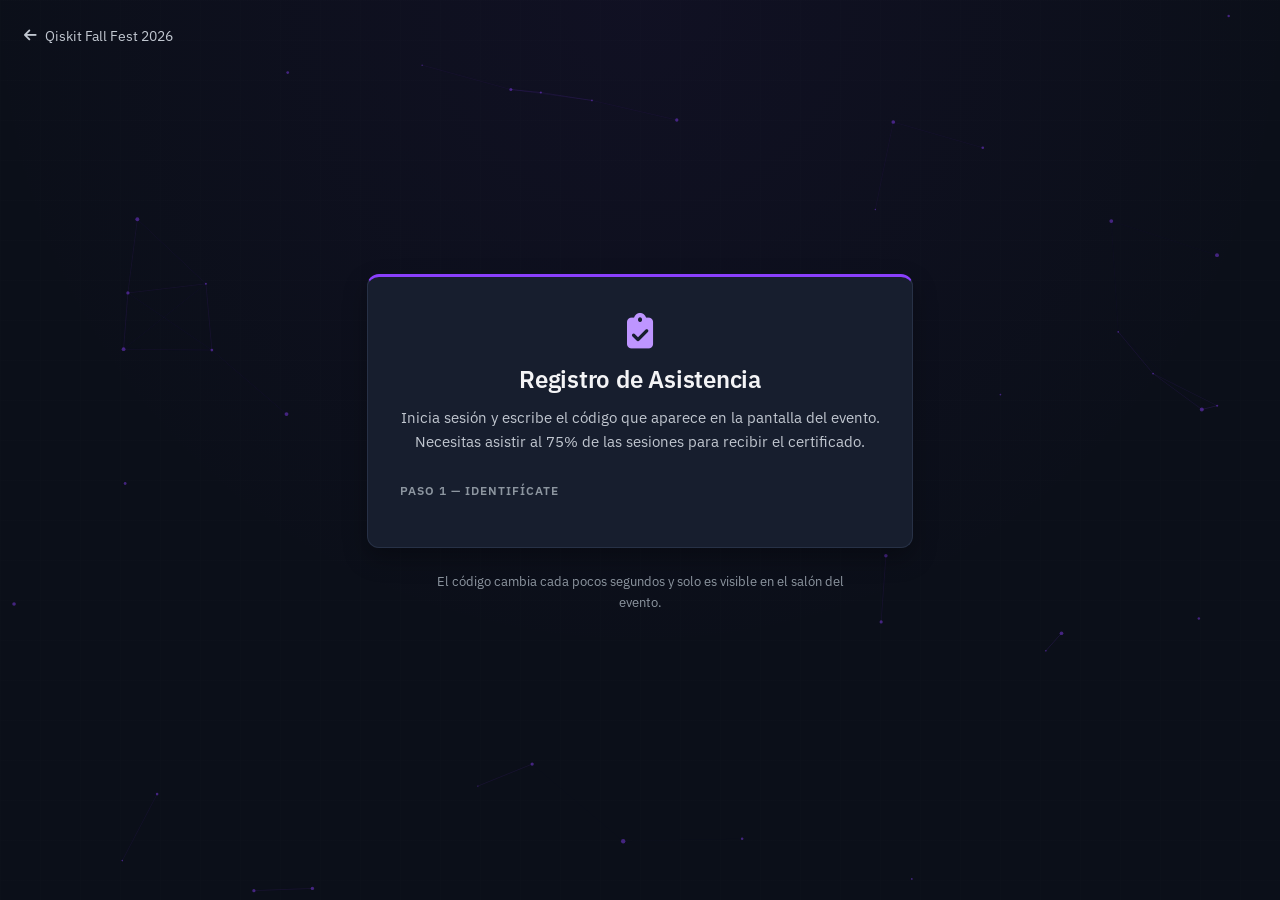
<file: asistencia.html>
<!DOCTYPE html>
<html lang="es">
<head>
    <meta charset="UTF-8">
    <meta name="viewport" content="width=device-width, initial-scale=1.0">
    <title>Asistencia | Qiskit Fall Fest 2026</title>
    <meta name="description" content="Registro de asistencia — Qiskit Fall Fest 2026, Universidad Distrital.">

    <link rel="icon" type="image/png" href="favicon.PNG">

    <link rel="preconnect" href="https://fonts.googleapis.com">
    <link rel="preconnect" href="https://fonts.gstatic.com" crossorigin>
    <link href="https://fonts.googleapis.com/css2?family=IBM+Plex+Sans:wght@300;400;500;600;700&family=IBM+Plex+Mono:wght@400;500&display=swap" rel="stylesheet">
    <link rel="stylesheet" href="https://cdnjs.cloudflare.com/ajax/libs/font-awesome/6.4.0/css/all.min.css">

    <link rel="stylesheet" href="assets/css/main.css?v=13">

    <!-- Google Identity Services -->
    <script src="https://accounts.google.com/gsi/client" async defer></script>
</head>

<body>

    <canvas class="quantum-field" data-quantum-field aria-hidden="true"></canvas>

    <main class="att-wrap">

        <a href="index.html" class="att-back">
            <i class="fas fa-arrow-left"></i> Qiskit Fall Fest 2026
        </a>

        <div class="att-card">

            <div class="att-head">
                <i class="fas fa-clipboard-check att-head-icon"></i>
                <h1 class="att-title">Registro de Asistencia</h1>
                <p class="att-subtitle">
                    Inicia sesión y escribe el código que aparece en la pantalla del evento.
                    Necesitas asistir al 75% de las sesiones para recibir el certificado.
                </p>
            </div>

            <!-- Step 1: sign in -->
            <div id="att-signin" class="att-step">
                <p class="att-step-label">Paso 1 — Identifícate</p>
                <div id="att-google-btn" class="att-google-btn"></div>
            </div>

            <!-- Step 2: logged-in panel -->
            <div id="att-panel" class="att-step" hidden>

                <div class="att-user">
                    <img id="att-avatar" class="att-avatar" alt="" referrerpolicy="no-referrer">
                    <div>
                        <span class="att-user-label">Sesión iniciada como</span>
                        <strong id="att-greeting"></strong>
                    </div>
                    <button id="att-signout" class="att-signout" type="button" title="Cerrar sesión">
                        <i class="fas fa-right-from-bracket"></i>
                    </button>
                </div>

                <!-- Progress -->
                <div class="att-progress">
                    <div class="att-progress-top">
                        <span>Tu asistencia</span>
                        <span id="att-count" class="att-count">0 / 4</span>
                    </div>
                    <div class="att-progress-track">
                        <div id="att-progress-bar" class="att-progress-fill" style="width:0%"></div>
                    </div>
                    <p id="att-status" class="att-status att-pending"></p>
                </div>

                <!-- Identity fields (asked once, then remembered) -->
                <div class="att-fields">
                    <p class="att-step-label">Paso 2 — Tus datos</p>

                    <div class="att-field">
                        <label for="att-name">Nombre completo</label>
                        <input
                            id="att-name"
                            class="att-field-input"
                            type="text"
                            autocomplete="name"
                            placeholder="Nombre y apellidos"
                        >
                    </div>

                    <div class="att-field-grid">
                        <div class="att-field">
                            <label for="att-doctype">Tipo de documento</label>
                            <select id="att-doctype" class="att-field-input">
                                <option value="CC">Cédula de ciudadanía</option>
                                <option value="TI">Tarjeta de identidad</option>
                                <option value="CE">Cédula de extranjería</option>
                                <option value="PAS">Pasaporte</option>
                                <option value="OTRO">Otro</option>
                            </select>
                        </div>

                        <div class="att-field">
                            <label for="att-docnum">Número de documento</label>
                            <input
                                id="att-docnum"
                                class="att-field-input"
                                type="text"
                                inputmode="numeric"
                                autocomplete="off"
                                placeholder="Ej. 1012345678"
                            >
                        </div>
                    </div>
                </div>

                <!-- Code entry -->
                <div class="att-code-row">
                    <label for="att-code" class="att-step-label">
                        Paso 3 — Código del momento
                    </label>
                    <input
                        id="att-code"
                        class="att-code-input"
                        type="text"
                        inputmode="numeric"
                        autocomplete="off"
                        maxlength="8"
                        placeholder="000 000"
                    >
                    <button id="att-submit" class="att-submit" type="button">
                        <i class="fas fa-check"></i> Registrar asistencia
                    </button>
                </div>

                <div id="att-message" class="att-message att-info" hidden></div>
            </div>

        </div>

        <p class="att-foot">
            El código cambia cada pocos segundos y solo es visible en el salón del evento.
        </p>
    </main>

    <script src="assets/js/quantum-field.js?v=13"></script>
    <script src="assets/js/attendance/attendance-config.js?v=13"></script>
    <script src="assets/js/attendance/attendance.js?v=13"></script>
</body>
</html>
</file>
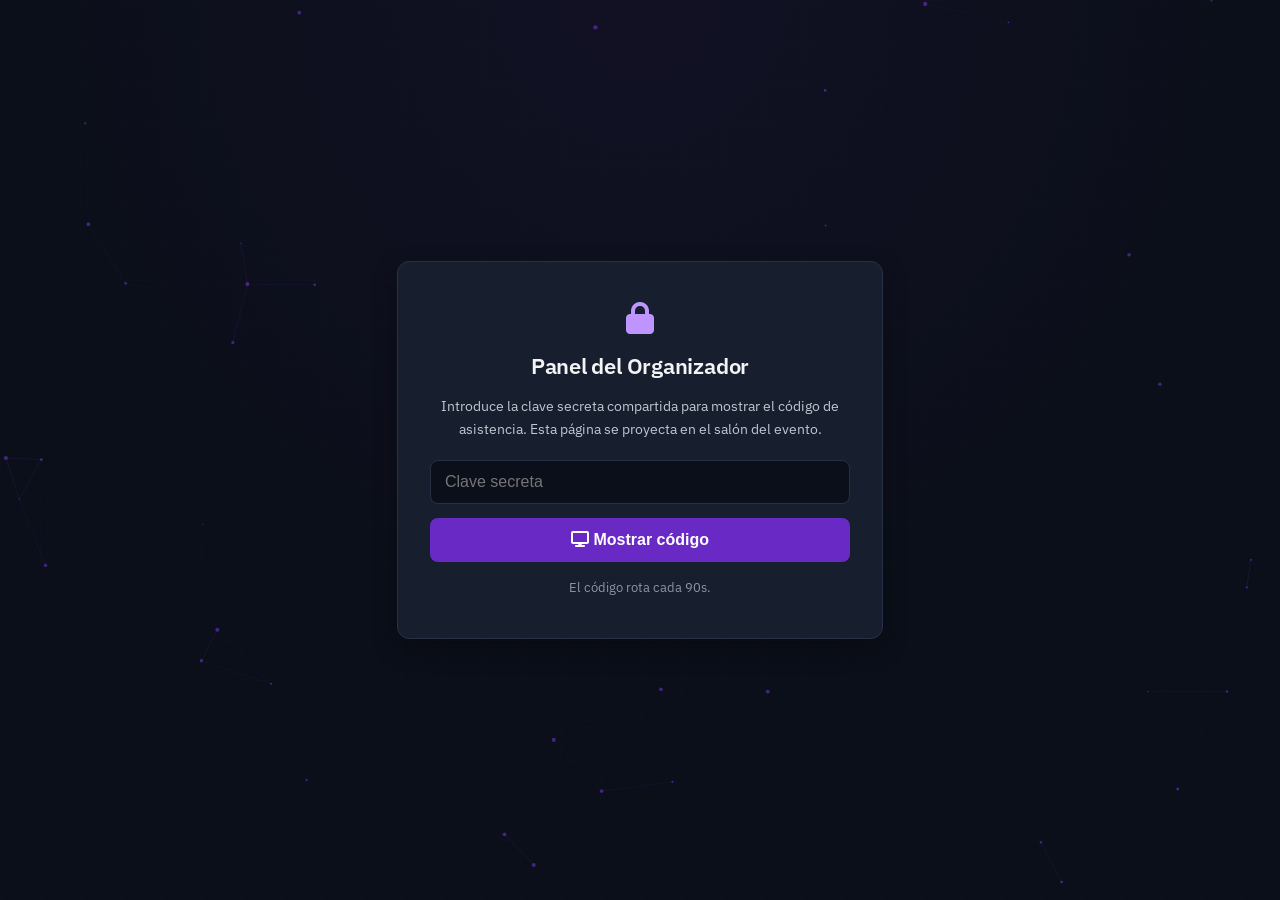
<file: panel-codigo.html>
<!DOCTYPE html>
<html lang="es">
<head>
    <meta charset="UTF-8">
    <meta name="viewport" content="width=device-width, initial-scale=1.0">
    <title>Panel de Código | Qiskit Fall Fest 2026</title>
    <meta name="robots" content="noindex, nofollow">

    <link rel="icon" type="image/png" href="favicon.PNG">

    <link rel="preconnect" href="https://fonts.googleapis.com">
    <link rel="preconnect" href="https://fonts.gstatic.com" crossorigin>
    <link href="https://fonts.googleapis.com/css2?family=IBM+Plex+Sans:wght@300;400;500;600;700&family=IBM+Plex+Mono:wght@400;500;600;700&display=swap" rel="stylesheet">
    <link rel="stylesheet" href="https://cdnjs.cloudflare.com/ajax/libs/font-awesome/6.4.0/css/all.min.css">

    <link rel="stylesheet" href="assets/css/main.css?v=12">
</head>

<body>

    <canvas class="quantum-field" data-quantum-field aria-hidden="true"></canvas>

    <main class="panel-wrap">

        <!-- Setup: organizer enters the shared secret (not stored anywhere) -->
        <div id="panel-setup" class="panel-setup">
            <i class="fas fa-lock panel-setup-icon"></i>
            <h1 class="panel-setup-title">Panel del Organizador</h1>
            <p class="panel-setup-text">
                Introduce la clave secreta compartida para mostrar el código de
                asistencia. Esta página se proyecta en el salón del evento.
            </p>
            <input
                id="panel-secret"
                class="panel-secret-input"
                type="password"
                autocomplete="off"
                placeholder="Clave secreta"
            >
            <button id="panel-start" class="panel-start-btn" type="button">
                <i class="fas fa-display"></i> Mostrar código
            </button>
            <p class="panel-setup-hint">
                El código rota cada <span id="panel-step-label">90s</span>.
            </p>
        </div>

        <!-- Display: the big rotating code -->
        <div id="panel-display" class="panel-display" hidden>
            <p class="panel-event">Qiskit Fall Fest 2026 · Universidad Distrital</p>
            <p class="panel-label">Código de asistencia</p>

            <div class="panel-code-box">
                <span id="panel-code" class="panel-code">— — —</span>
            </div>

            <div class="panel-timer">
                <div id="panel-ring" class="panel-ring">
                    <span id="panel-seconds" class="panel-seconds">90s</span>
                </div>
                <p class="panel-timer-text">Escanea con tu sesión en<br><strong>.../asistencia.html</strong></p>
            </div>

            <p class="panel-warn">
                <i class="fas fa-triangle-exclamation"></i>
                El código cambia solo. No sirve si lo compartes fuera del salón.
            </p>
        </div>

    </main>

    <script src="assets/js/quantum-field.js?v=12"></script>
    <script src="assets/js/attendance/attendance-config.js?v=12"></script>
    <script src="assets/js/attendance/totp.js?v=12"></script>
    <script src="assets/js/attendance/panel.js?v=12"></script>
</body>
</html>
</file>
<file: assets/css/main.css>
/* ==========================================================================
   MAIN STYLESHEET — Qiskit Fall Fest 2026 (Universidad Distrital)
   Single entry point: imports every module in cascade order.
   Order matters: tokens first, then base, then components.
   ========================================================================== */

@import url("variables.css?v=10");
@import url("base.css?v=10");
@import url("navbar.css?v=10");
@import url("hero.css?v=10");
@import url("sections.css?v=10");
@import url("animations.css?v=14");
@import url("attendance.css?v=13");
</file>
